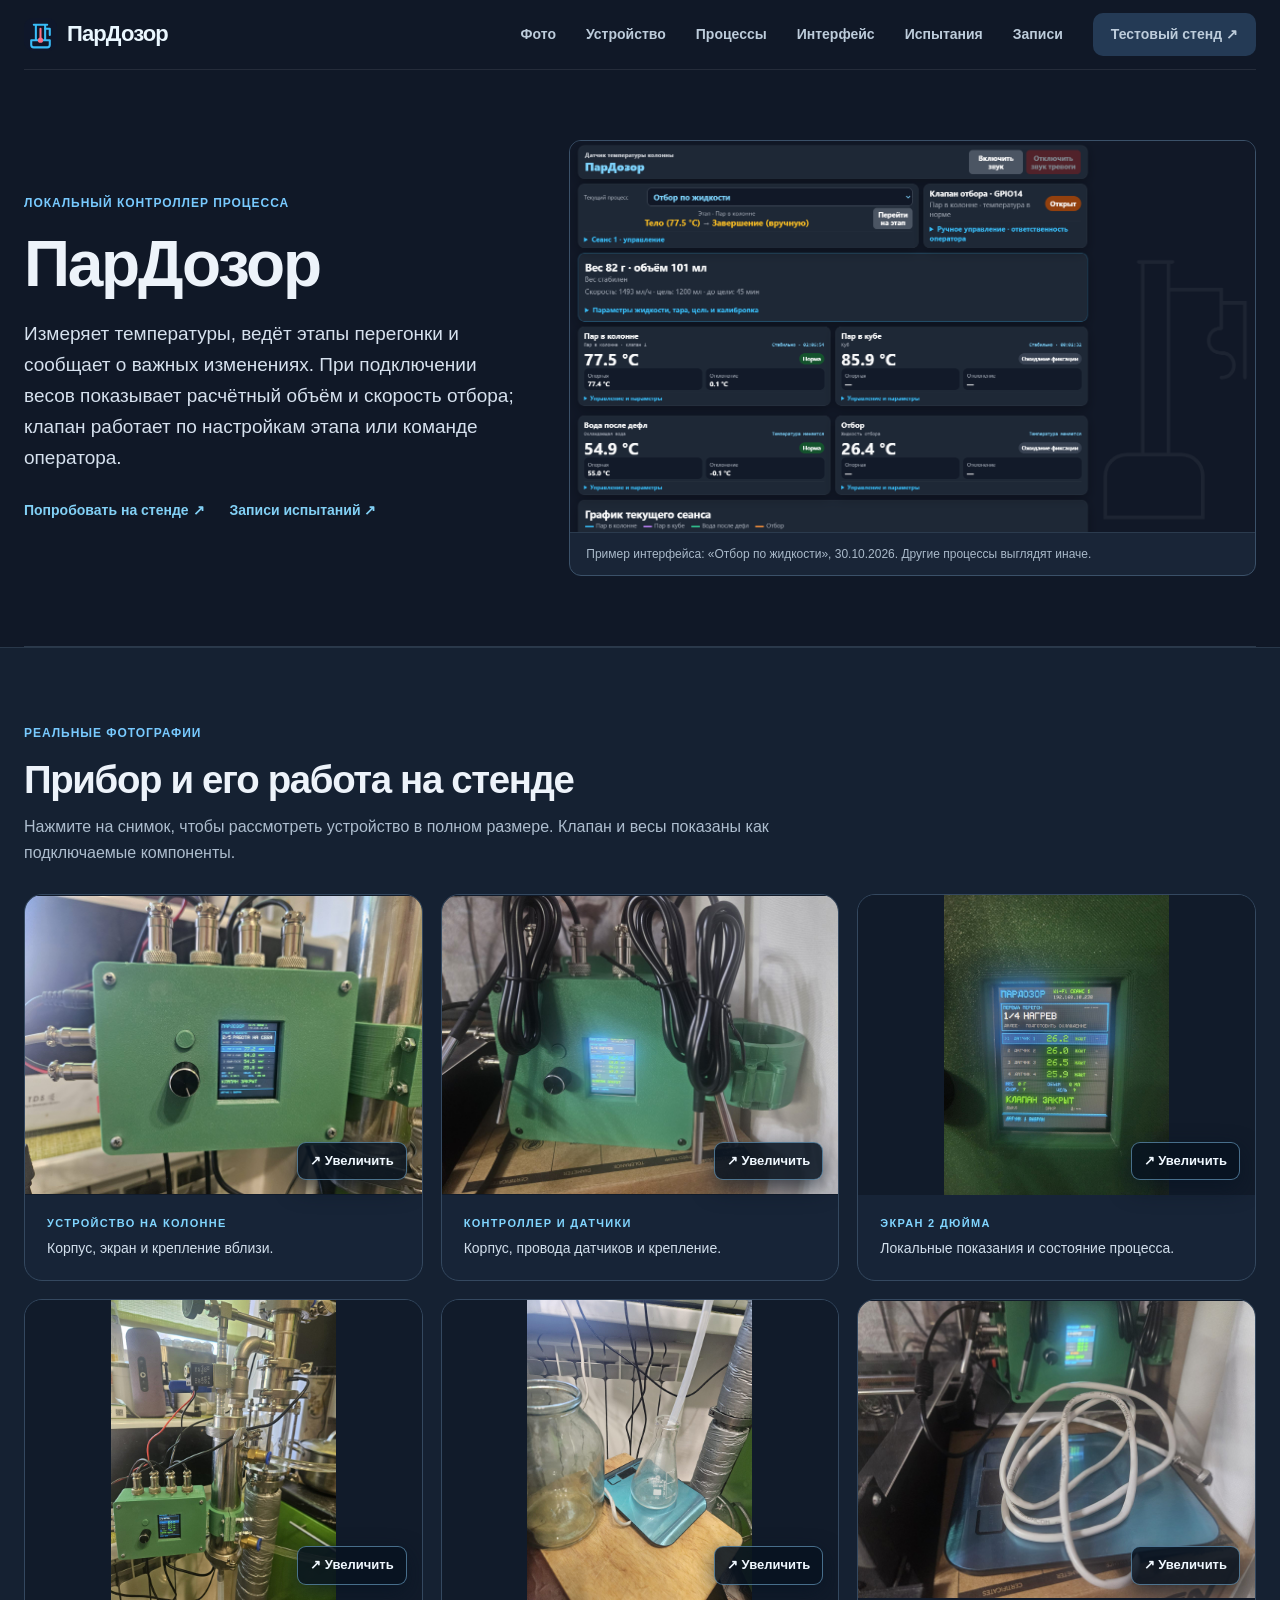
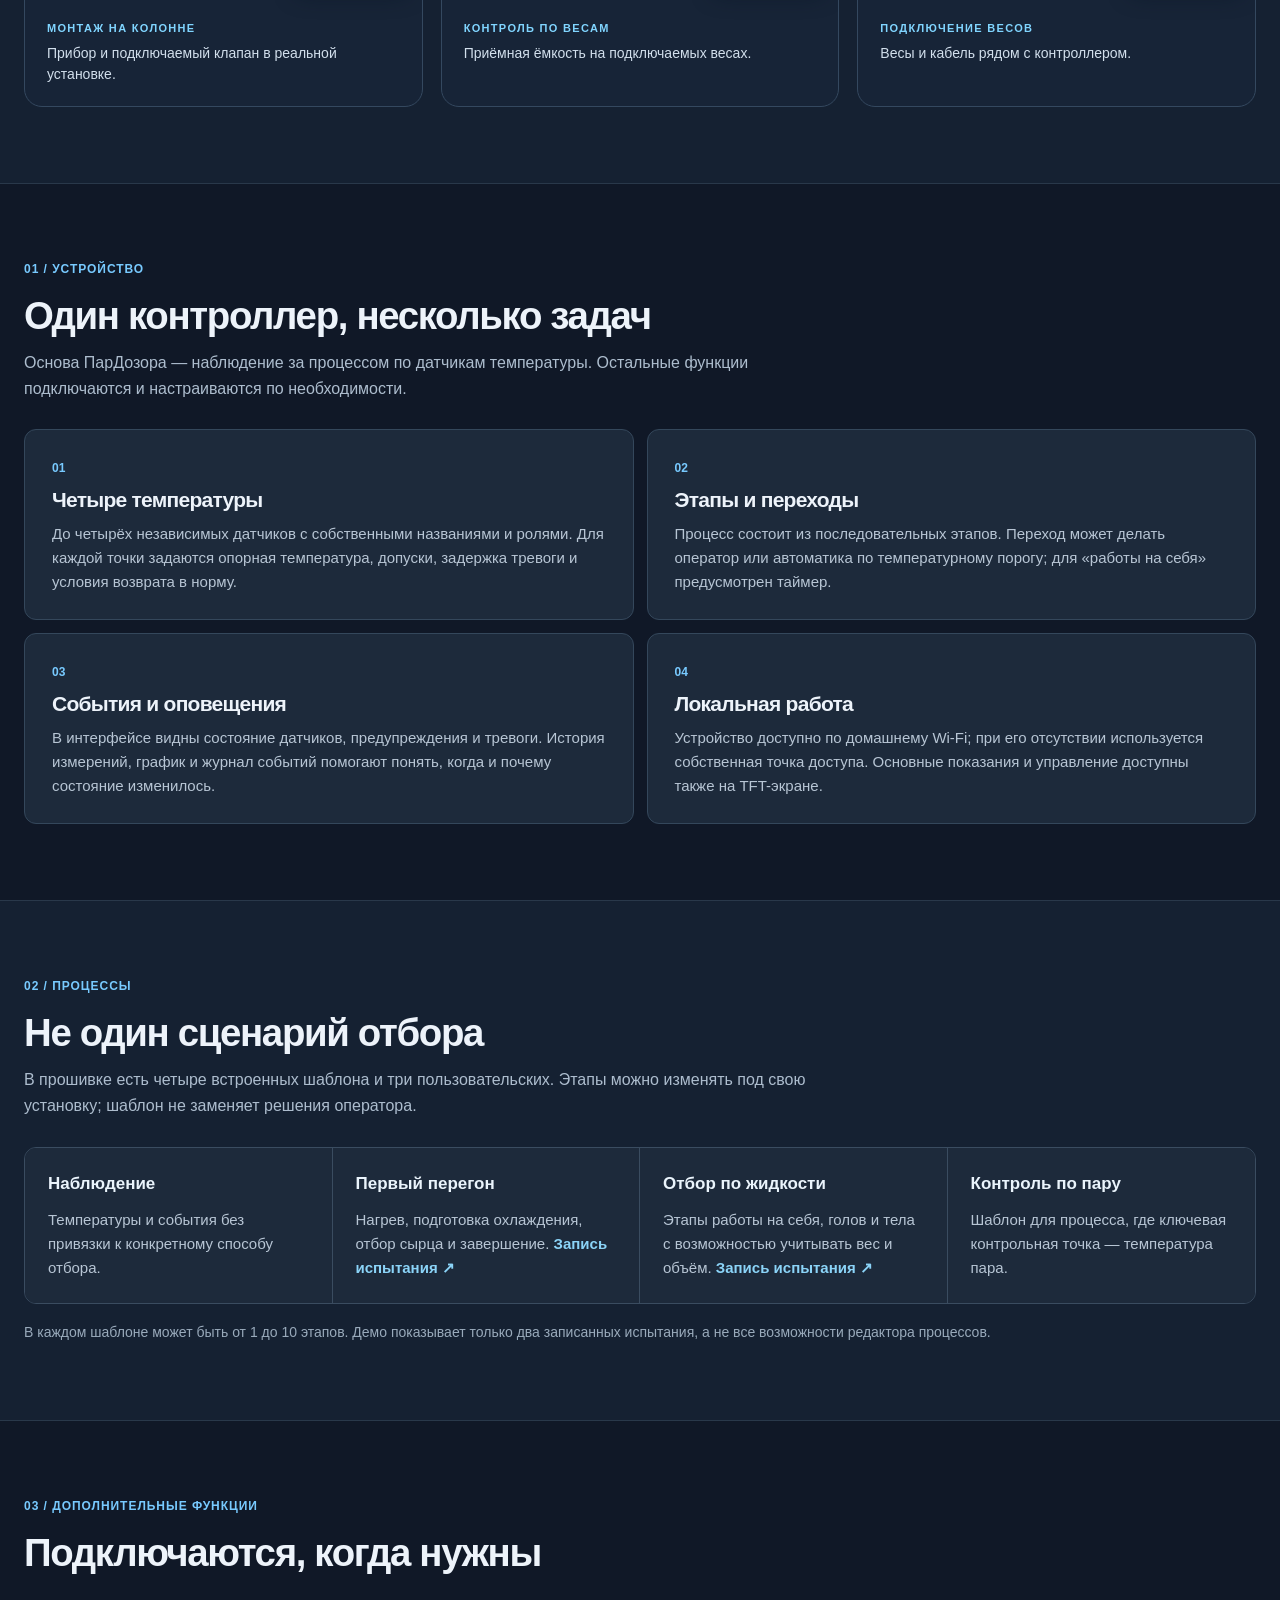
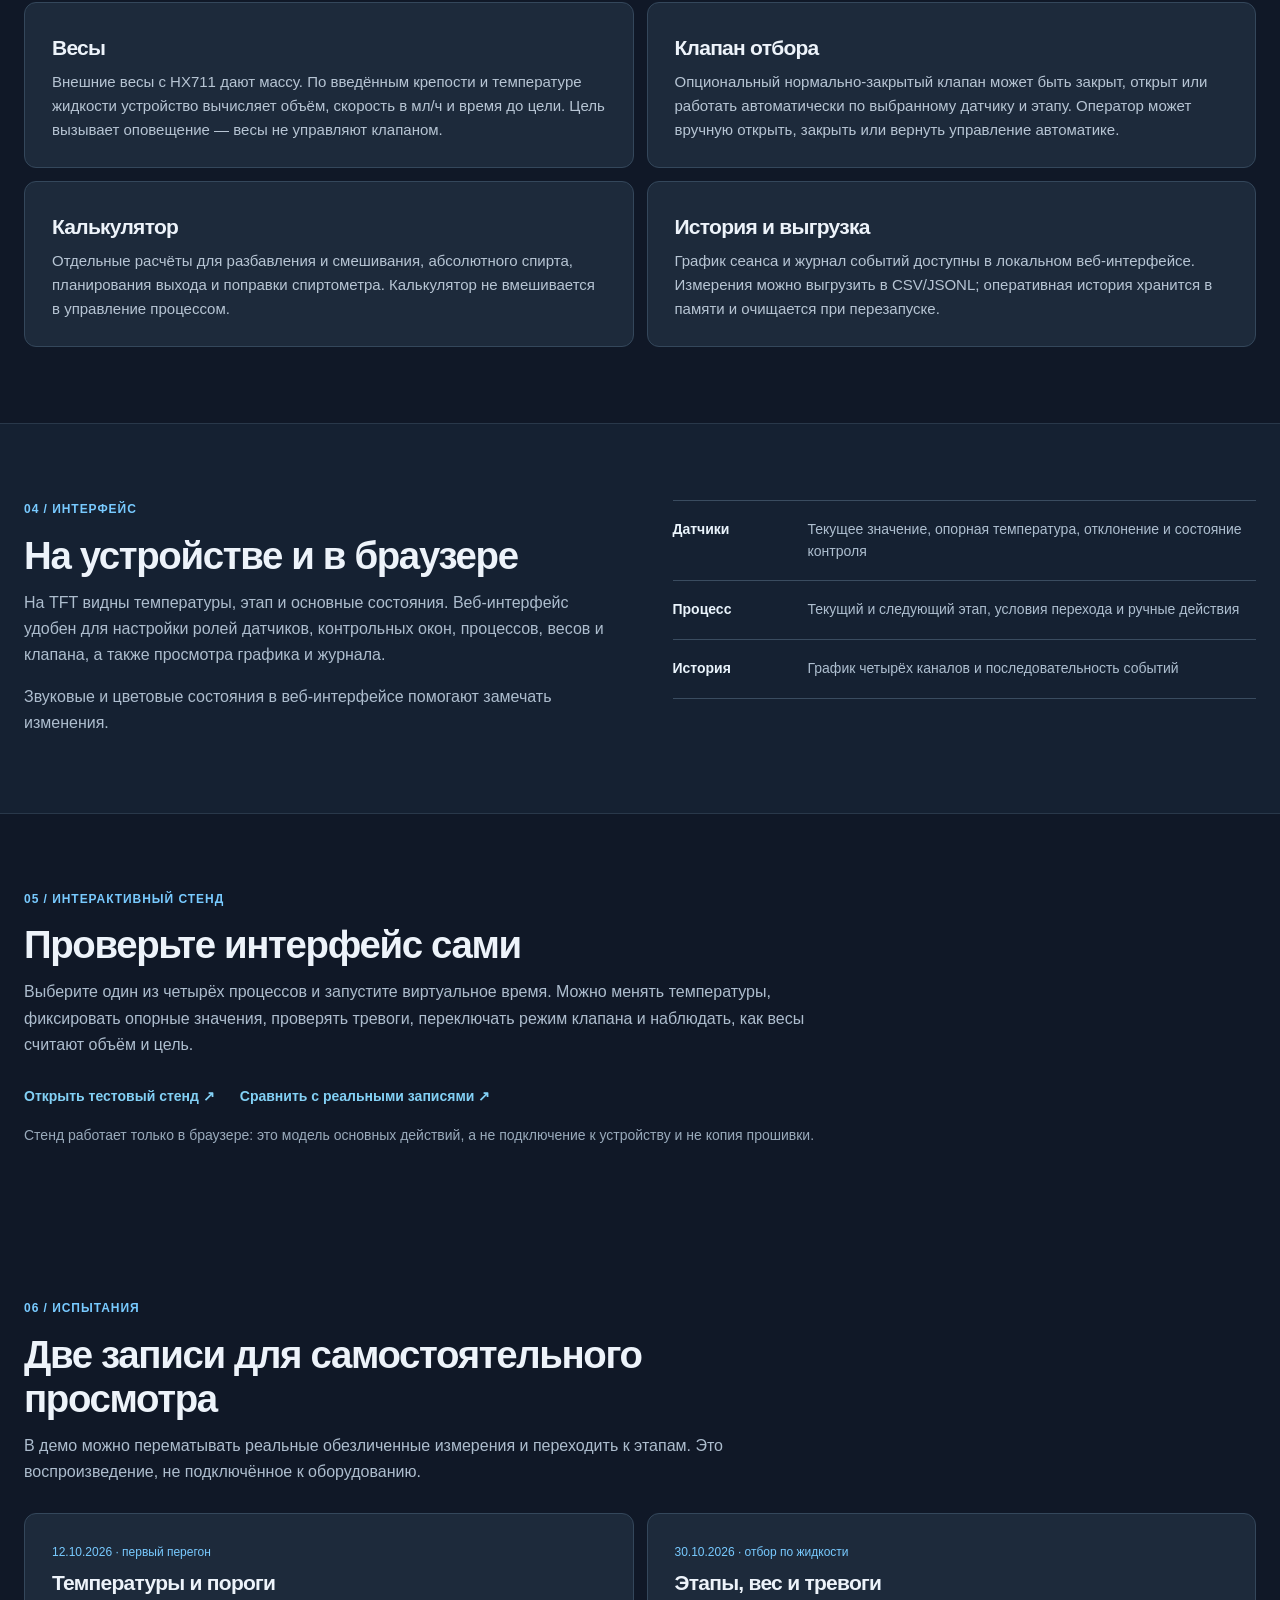
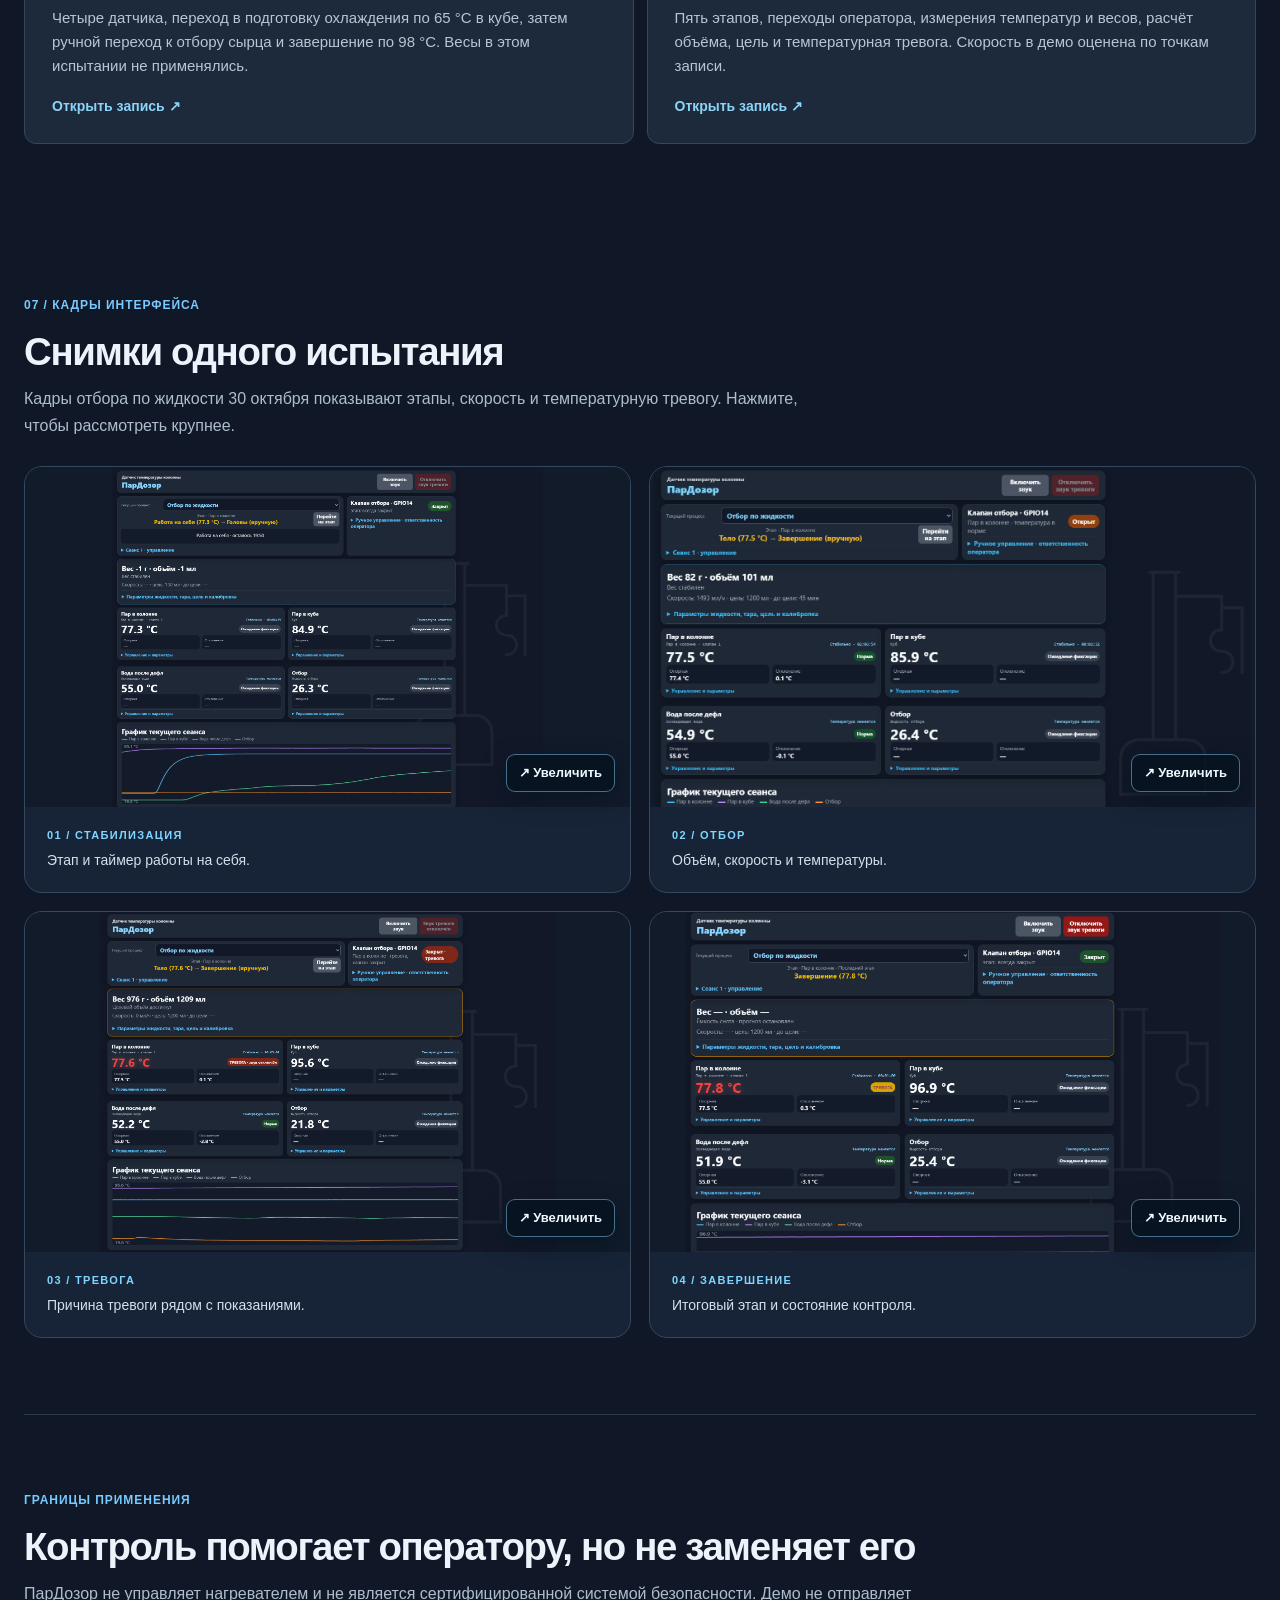
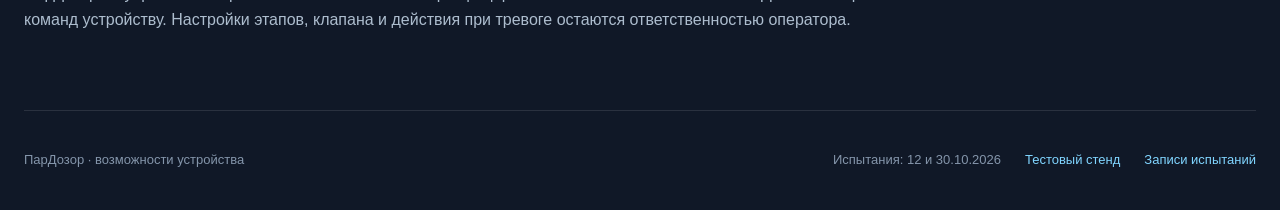
<file: index.html>
<!doctype html>
<html lang="ru">
<head>
  <meta charset="utf-8"><meta name="viewport" content="width=device-width, initial-scale=1">
  <meta name="theme-color" content="#101827">
  <link rel="icon" type="image/svg+xml" href="favicon.svg">
  <meta name="description" content="ПарДозор: четыре температуры, этапы процесса, опциональные весы и клапан. Описание устройства, реальные записи и интерактивный тестовый стенд.">
  <title>ПарДозор — устройство и испытания</title>
  <link rel="stylesheet" href="styles.css"><link rel="stylesheet" href="overview.css"><script src="gallery.js" defer></script>
</head>
<body class="overview-page">
  <header class="site-header"><a class="brand" href="index.html" aria-label="ПарДозор — главная"><img class="brand-icon" src="favicon.svg" width="33" height="33" alt=""><span>ПарДозор</span></a><nav class="site-nav" aria-label="Основная навигация"><a href="#photos">Фото</a><a href="#device">Устройство</a><a href="#processes">Процессы</a><a href="#interface">Интерфейс</a><a href="#tests">Испытания</a><a href="demo.html">Записи</a><a class="nav-demo" href="stand.html">Тестовый стенд ↗</a></nav></header>
  <main>
    <section class="overview-hero shell"><div><p class="overview-label">Локальный контроллер процесса</p><h1>ПарДозор</h1><p class="overview-lead">Измеряет температуры, ведёт этапы перегонки и сообщает о важных изменениях. При подключении весов показывает расчётный объём и скорость отбора; клапан работает по настройкам этапа или команде оператора.</p><div class="overview-links"><a href="stand.html">Попробовать на стенде ↗</a><a href="demo.html">Записи испытаний ↗</a></div></div><figure class="overview-hero-shot"><img src="assets/interface-body.png" alt="Веб-интерфейс во время отбора по жидкости: этап, вес, четыре температуры и график" width="1446" height="825" fetchpriority="high"><figcaption>Пример интерфейса: «Отбор по жидкости», 30.10.2026. Другие процессы выглядят иначе.</figcaption></figure></section>

    <section class="overview-section overview-muted" id="photos"><div class="shell"><div class="overview-heading"><span class="overview-label">Реальные фотографии</span><h2>Прибор и его работа на стенде</h2><p>Нажмите на снимок, чтобы рассмотреть устройство в полном размере. Клапан и весы показаны как подключаемые компоненты.</p></div><div class="capture-grid photo-grid">
      <figure><button class="capture-open" data-gallery="photos" data-full-src="assets/photos/controller-mounted.jpg" type="button" aria-label="Увеличить фото ПарДозора на колонне"><img loading="lazy" decoding="async" src="assets/photos/thumbs/controller-mounted.jpg" alt="Контроллер ПарДозор, закреплённый на металлической колонне" width="1600" height="1200"><span class="capture-hint" aria-hidden="true">↗ Увеличить</span></button><figcaption><span>Устройство на колонне</span>Корпус, экран и крепление вблизи.</figcaption></figure>
      <figure><button class="capture-open" data-gallery="photos" data-full-src="assets/photos/controller-with-probes.jpg" type="button" aria-label="Увеличить фото устройства с датчиками"><img loading="lazy" decoding="async" src="assets/photos/thumbs/controller-with-probes.jpg" alt="ПарДозор с подключёнными температурными датчиками и креплением" width="1600" height="1200"><span class="capture-hint" aria-hidden="true">↗ Увеличить</span></button><figcaption><span>Контроллер и датчики</span>Корпус, провода датчиков и крепление.</figcaption></figure>
      <figure><button class="capture-open" data-gallery="photos" data-full-src="assets/photos/display-closeup.jpg" type="button" aria-label="Увеличить фото экрана"><img loading="lazy" decoding="async" src="assets/photos/thumbs/display-closeup.jpg" alt="Крупный план экрана ПарДозора с этапом первого перегона и показаниями датчиков" width="1200" height="1600"><span class="capture-hint" aria-hidden="true">↗ Увеличить</span></button><figcaption><span>Экран 2 дюйма</span>Локальные показания и состояние процесса.</figcaption></figure>
      <figure><button class="capture-open" data-gallery="photos" data-full-src="assets/photos/installation-with-valve.jpg" type="button" aria-label="Увеличить фото установки на колонне"><img loading="lazy" decoding="async" src="assets/photos/thumbs/installation-with-valve.jpg" alt="ПарДозор на колонне рядом с клапаном отбора" width="1200" height="1600"><span class="capture-hint" aria-hidden="true">↗ Увеличить</span></button><figcaption><span>Монтаж на колонне</span>Прибор и подключаемый клапан в реальной установке.</figcaption></figure>
      <figure><button class="capture-open" data-gallery="photos" data-full-src="assets/photos/collection-on-scale.jpg" type="button" aria-label="Увеличить фото ёмкости на весах"><img loading="lazy" decoding="async" src="assets/photos/thumbs/collection-on-scale.jpg" alt="Приёмная колба на электронных весах под трубкой отбора" width="1200" height="1600"><span class="capture-hint" aria-hidden="true">↗ Увеличить</span></button><figcaption><span>Контроль по весам</span>Приёмная ёмкость на подключаемых весах.</figcaption></figure>
      <figure><button class="capture-open" data-gallery="photos" data-full-src="assets/photos/scale-connection.jpg" type="button" aria-label="Увеличить фото кабеля весов"><img loading="lazy" decoding="async" src="assets/photos/thumbs/scale-connection.jpg" alt="Электронные весы, соединительный кабель и контроллер на стенде" width="1600" height="1200"><span class="capture-hint" aria-hidden="true">↗ Увеличить</span></button><figcaption><span>Подключение весов</span>Весы и кабель рядом с контроллером.</figcaption></figure>
    </div></div></section>

    <section class="overview-section shell" id="device"><div class="overview-heading"><span class="overview-label">01 / Устройство</span><h2>Один контроллер, несколько задач</h2><p>Основа ПарДозора — наблюдение за процессом по датчикам температуры. Остальные функции подключаются и настраиваются по необходимости.</p></div><div class="overview-grid">
      <article class="overview-card"><span class="overview-num">01</span><h3>Четыре температуры</h3><p>До четырёх независимых датчиков с собственными названиями и ролями. Для каждой точки задаются опорная температура, допуски, задержка тревоги и условия возврата в норму.</p></article>
      <article class="overview-card"><span class="overview-num">02</span><h3>Этапы и переходы</h3><p>Процесс состоит из последовательных этапов. Переход может делать оператор или автоматика по температурному порогу; для «работы на себя» предусмотрен таймер.</p></article>
      <article class="overview-card"><span class="overview-num">03</span><h3>События и оповещения</h3><p>В интерфейсе видны состояние датчиков, предупреждения и тревоги. История измерений, график и журнал событий помогают понять, когда и почему состояние изменилось.</p></article>
      <article class="overview-card"><span class="overview-num">04</span><h3>Локальная работа</h3><p>Устройство доступно по домашнему Wi‑Fi; при его отсутствии используется собственная точка доступа. Основные показания и управление доступны также на TFT-экране.</p></article>
    </div></section>

    <section class="overview-section overview-muted" id="processes"><div class="shell"><div class="overview-heading"><span class="overview-label">02 / Процессы</span><h2>Не один сценарий отбора</h2><p>В прошивке есть четыре встроенных шаблона и три пользовательских. Этапы можно изменять под свою установку; шаблон не заменяет решения оператора.</p></div><div class="overview-processes">
      <article><b>Наблюдение</b><p>Температуры и события без привязки к конкретному способу отбора.</p></article>
      <article><b>Первый перегон</b><p>Нагрев, подготовка охлаждения, отбор сырца и завершение. <a href="demo.html?scenario=first">Запись испытания ↗</a></p></article>
      <article><b>Отбор по жидкости</b><p>Этапы работы на себя, голов и тела с возможностью учитывать вес и объём. <a href="demo.html?scenario=liquid">Запись испытания ↗</a></p></article>
      <article><b>Контроль по пару</b><p>Шаблон для процесса, где ключевая контрольная точка — температура пара.</p></article>
    </div><p class="overview-note">В каждом шаблоне может быть от 1 до 10 этапов. Демо показывает только два записанных испытания, а не все возможности редактора процессов.</p></div></section>

    <section class="overview-section shell" id="modules"><div class="overview-heading"><span class="overview-label">03 / Дополнительные функции</span><h2>Подключаются, когда нужны</h2></div><div class="overview-grid">
      <article class="overview-card"><h3>Весы</h3><p>Внешние весы с HX711 дают массу. По введённым крепости и температуре жидкости устройство вычисляет объём, скорость в мл/ч и время до цели. Цель вызывает оповещение — весы не управляют клапаном.</p></article>
      <article class="overview-card"><h3>Клапан отбора</h3><p>Опциональный нормально-закрытый клапан может быть закрыт, открыт или работать автоматически по выбранному датчику и этапу. Оператор может вручную открыть, закрыть или вернуть управление автоматике.</p></article>
      <article class="overview-card"><h3>Калькулятор</h3><p>Отдельные расчёты для разбавления и смешивания, абсолютного спирта, планирования выхода и поправки спиртометра. Калькулятор не вмешивается в управление процессом.</p></article>
      <article class="overview-card"><h3>История и выгрузка</h3><p>График сеанса и журнал событий доступны в локальном веб-интерфейсе. Измерения можно выгрузить в CSV/JSONL; оперативная история хранится в памяти и очищается при перезапуске.</p></article>
    </div></section>

    <section class="overview-section overview-muted" id="interface"><div class="shell overview-interface"><div><span class="overview-label">04 / Интерфейс</span><h2>На устройстве и в браузере</h2><p>На TFT видны температуры, этап и основные состояния. Веб-интерфейс удобен для настройки ролей датчиков, контрольных окон, процессов, весов и клапана, а также просмотра графика и журнала.</p><p>Звуковые и цветовые состояния в веб-интерфейсе помогают замечать изменения.</p></div><div class="overview-interface-list"><div><strong>Датчики</strong><span>Текущее значение, опорная температура, отклонение и состояние контроля</span></div><div><strong>Процесс</strong><span>Текущий и следующий этап, условия перехода и ручные действия</span></div><div><strong>История</strong><span>График четырёх каналов и последовательность событий</span></div></div></div></section>

    <section class="overview-section shell" id="try"><div class="overview-heading"><span class="overview-label">05 / Интерактивный стенд</span><h2>Проверьте интерфейс сами</h2><p>Выберите один из четырёх процессов и запустите виртуальное время. Можно менять температуры, фиксировать опорные значения, проверять тревоги, переключать режим клапана и наблюдать, как весы считают объём и цель.</p></div><div class="overview-links"><a href="stand.html">Открыть тестовый стенд ↗</a><a href="demo.html">Сравнить с реальными записями ↗</a></div><p class="overview-note">Стенд работает только в браузере: это модель основных действий, а не подключение к устройству и не копия прошивки.</p></section>

    <section class="overview-section shell" id="tests"><div class="overview-heading"><span class="overview-label">06 / Испытания</span><h2>Две записи для самостоятельного просмотра</h2><p>В демо можно перематывать реальные обезличенные измерения и переходить к этапам. Это воспроизведение, не подключённое к оборудованию.</p></div><div class="overview-grid">
      <article class="overview-card overview-test"><span>12.10.2026 · первый перегон</span><h3>Температуры и пороги</h3><p>Четыре датчика, переход в подготовку охлаждения по 65 °C в кубе, затем ручной переход к отбору сырца и завершение по 98 °C. Весы в этом испытании не применялись.</p><a href="demo.html?scenario=first">Открыть запись ↗</a></article>
      <article class="overview-card overview-test"><span>30.10.2026 · отбор по жидкости</span><h3>Этапы, вес и тревоги</h3><p>Пять этапов, переходы оператора, измерения температур и весов, расчёт объёма, цель и температурная тревога. Скорость в демо оценена по точкам записи.</p><a href="demo.html?scenario=liquid">Открыть запись ↗</a></article>
    </div></section>

    <section class="overview-section shell" id="evidence"><div class="overview-heading"><span class="overview-label">07 / Кадры интерфейса</span><h2>Снимки одного испытания</h2><p>Кадры отбора по жидкости 30 октября показывают этапы, скорость и температурную тревогу. Нажмите, чтобы рассмотреть крупнее.</p></div><div class="capture-grid">
      <figure><button class="capture-open" type="button" aria-label="Увеличить кадр: стабилизация"><img loading="lazy" src="assets/interface-self-reflux.png" alt="Этап работы на себя и таймер" width="1712" height="1349"><span class="capture-hint" aria-hidden="true">↗ Увеличить</span></button><figcaption><span>01 / Стабилизация</span>Этап и таймер работы на себя.</figcaption></figure>
      <figure><button class="capture-open" type="button" aria-label="Увеличить кадр: отбор"><img loading="lazy" src="assets/interface-body.png" alt="Отбор тела со скоростью и оценкой времени до цели" width="1446" height="825"><span class="capture-hint" aria-hidden="true">↗ Увеличить</span></button><figcaption><span>02 / Отбор</span>Объём, скорость и температуры.</figcaption></figure>
      <figure><button class="capture-open" type="button" aria-label="Увеличить кадр: тревога"><img loading="lazy" src="assets/interface-alarm.png" alt="Тревога по температуре и достигнутая цель по объёму" width="1731" height="1289"><span class="capture-hint" aria-hidden="true">↗ Увеличить</span></button><figcaption><span>03 / Тревога</span>Причина тревоги рядом с показаниями.</figcaption></figure>
      <figure><button class="capture-open" type="button" aria-label="Увеличить кадр: завершение"><img loading="lazy" src="assets/interface-finish.png" alt="Завершение сеанса, состояние температур и весов" width="1699" height="1081"><span class="capture-hint" aria-hidden="true">↗ Увеличить</span></button><figcaption><span>04 / Завершение</span>Итоговый этап и состояние контроля.</figcaption></figure>
    </div></section>
    <dialog id="capture-dialog" class="capture-dialog" aria-label="Просмотр кадров стендового теста"><div class="capture-dialog-layout"><div class="capture-dialog-toolbar"><span id="capture-counter" aria-live="polite">Кадр 1 из 4</span><div class="capture-dialog-actions"><button id="capture-zoom" type="button" aria-label="Показать изображение в исходном размере">Масштаб 1:1</button><a id="capture-original" href="#" target="_blank" rel="noopener noreferrer">Открыть оригинал ↗</a><button id="capture-close" type="button" aria-label="Закрыть просмотр">✕</button></div></div><div class="capture-dialog-main"><button id="capture-prev" class="capture-arrow" type="button" aria-label="Предыдущий кадр">‹</button><div id="capture-viewport" class="capture-viewport"><img id="capture-large" alt=""></div><button id="capture-next" class="capture-arrow" type="button" aria-label="Следующий кадр">›</button></div><div id="capture-caption" class="capture-dialog-caption"></div></div></dialog>
    <section class="overview-section overview-limits shell" id="limits"><span class="overview-label">Границы применения</span><h2>Контроль помогает оператору, но не заменяет его</h2><p>ПарДозор не управляет нагревателем и не является сертифицированной системой безопасности. Демо не отправляет команд устройству. Настройки этапов, клапана и действия при тревоге остаются ответственностью оператора.</p></section>
  </main>
  <footer class="site-footer shell"><span>ПарДозор · возможности устройства</span><span>Испытания: 12 и 30.10.2026</span><a href="stand.html">Тестовый стенд</a><a href="demo.html">Записи испытаний</a></footer>
</body>
</html>
</file>
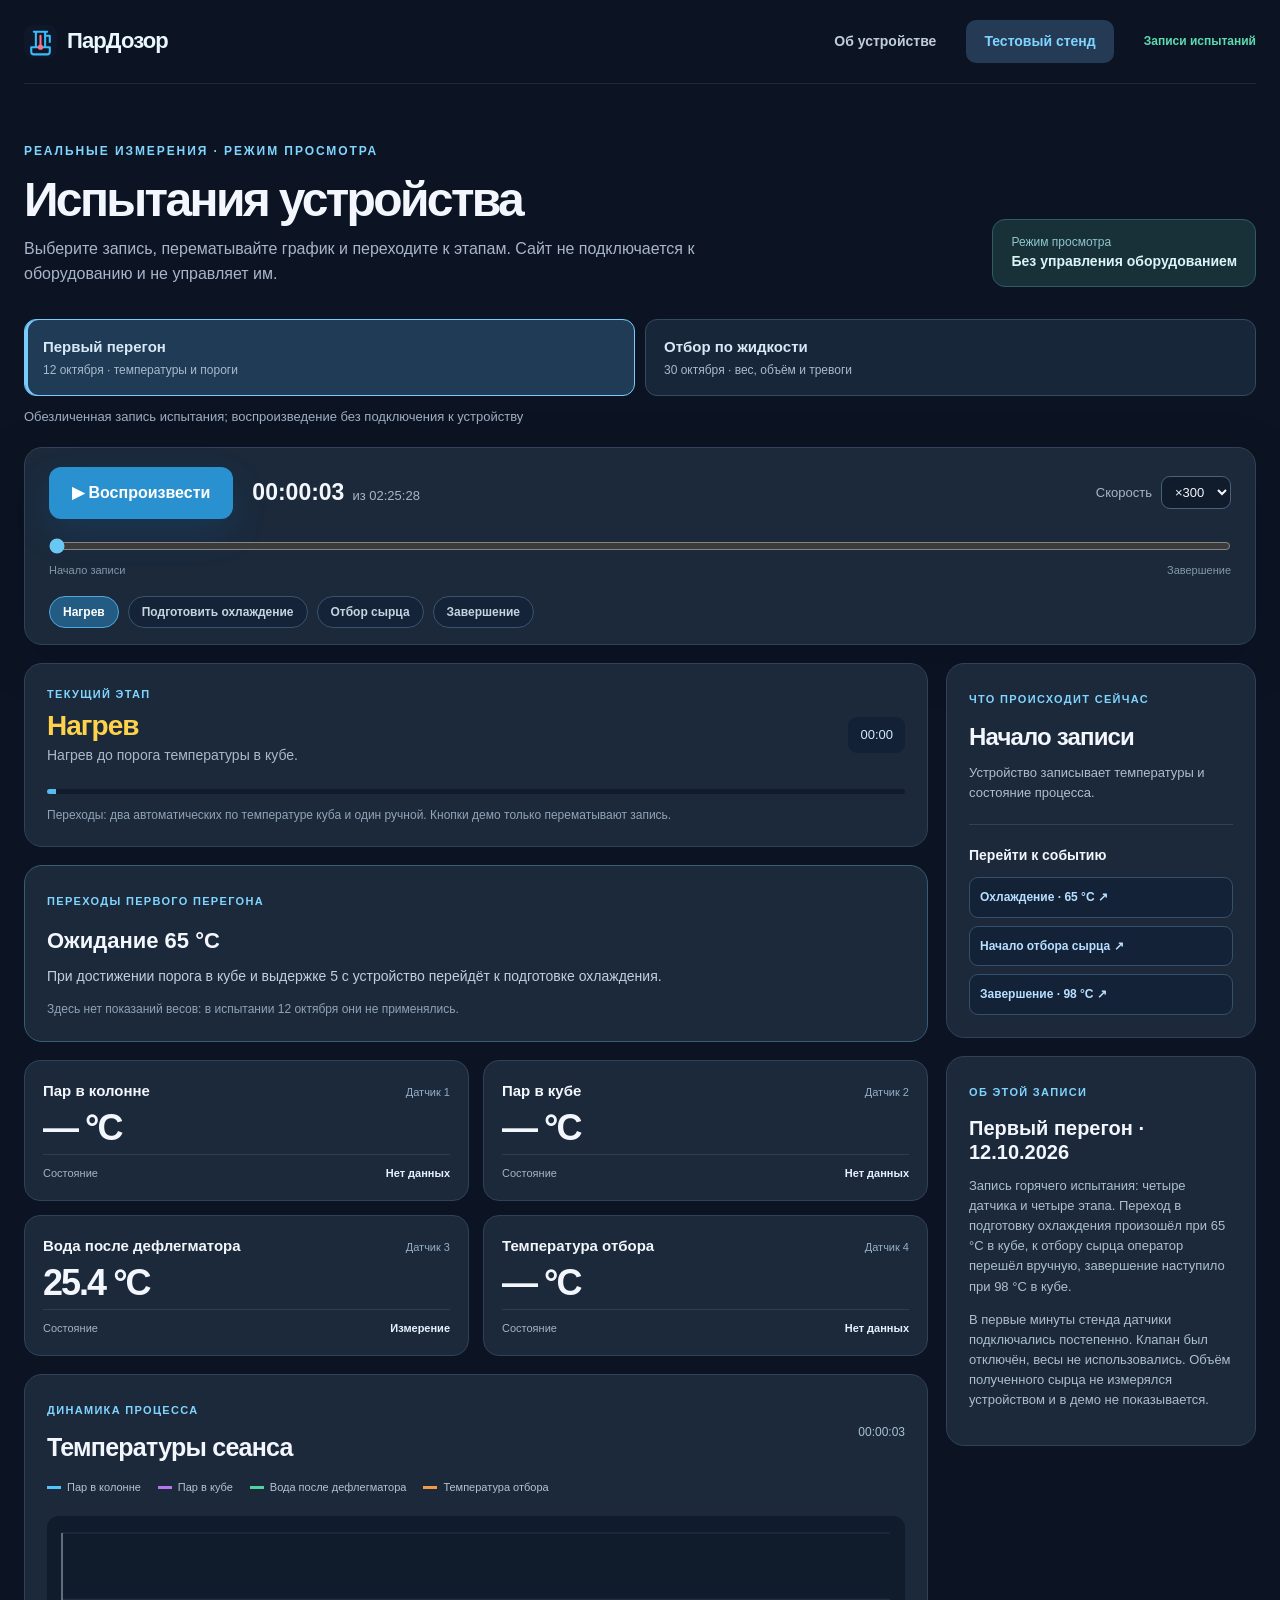
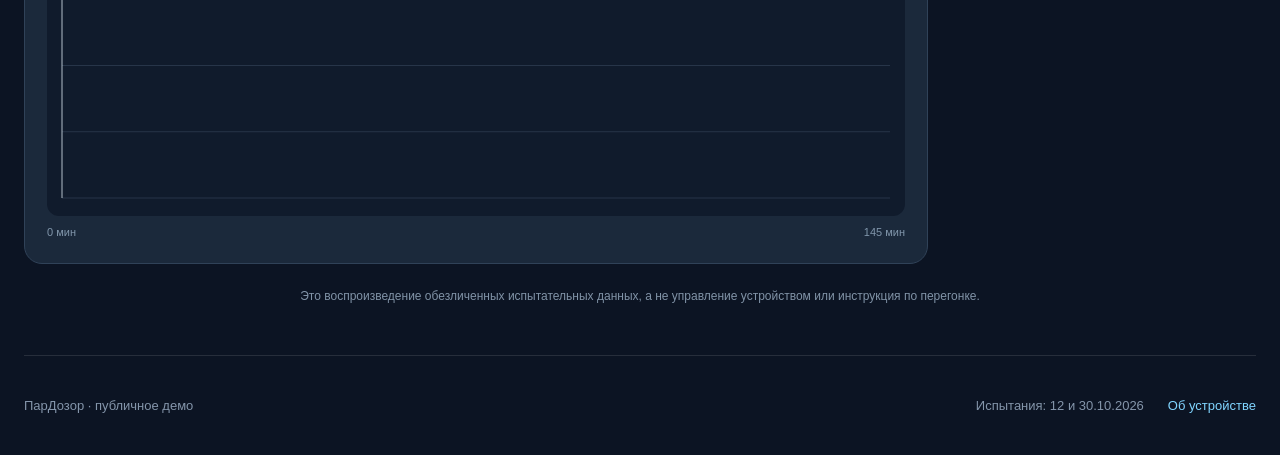
<file: demo.html>
<!doctype html>
<html lang="ru">
<head><meta charset="utf-8"><meta name="viewport" content="width=device-width, initial-scale=1"><meta name="theme-color" content="#0c1423"><meta name="description" content="Две записи реальных испытаний ПарДозора: первый перегон и отбор по жидкости."><title>Записи испытаний — ПарДозор</title><link rel="icon" type="image/svg+xml" href="favicon.svg"><link rel="stylesheet" href="styles.css"><link rel="stylesheet" href="demo-extended.css"><script src="demo.js" defer></script></head>
<body class="demo-page">
  <header class="site-header"><a class="brand" href="index.html"><img class="brand-icon" src="favicon.svg" width="33" height="33" alt=""><span>ПарДозор</span></a><nav class="site-nav" aria-label="Основная навигация"><a href="index.html">Об устройстве</a><a class="nav-demo" href="stand.html">Тестовый стенд</a><span class="demo-label">Записи испытаний</span></nav></header>
  <main class="demo-shell shell">
    <div class="demo-intro"><div><span class="eyebrow">Реальные измерения · режим просмотра</span><h1>Испытания устройства</h1><p>Выберите запись, перематывайте график и переходите к этапам. Сайт не подключается к оборудованию и не управляет им.</p></div><div class="demo-safety">Режим просмотра <strong>Без управления оборудованием</strong></div></div>
    <div class="scenario-select" role="group" aria-label="Выбрать запись испытания"><button type="button" data-scenario="first" aria-pressed="true"><strong>Первый перегон</strong><small>12 октября · температуры и пороги</small></button><button type="button" data-scenario="liquid" aria-pressed="false"><strong>Отбор по жидкости</strong><small>30 октября · вес, объём и тревоги</small></button></div>
    <p class="scenario-source" id="scenario-source">Загрузка записи…</p>
    <section class="player" aria-label="Управление воспроизведением"><div class="player-main"><button class="button primary play-button" id="play" type="button" aria-label="Начать воспроизведение">▶ Воспроизвести</button><div class="player-time"><strong id="clock">00:00:00</strong><span id="duration">из —</span></div><label class="speed-control">Скорость <select id="speed"><option value="60">×60</option><option value="300" selected>×300</option><option value="900">×900</option></select></label></div><input id="seek" type="range" min="0" max="100" value="0" aria-label="Положение записи"><div class="timeline-ends"><span>Начало записи</span><span>Завершение</span></div><div class="chapter-row" id="chapters" aria-label="Перейти к этапу"></div></section>
    <div class="demo-layout"><div class="demo-primary">
      <section class="process-card panel"><div class="panel-kicker">Текущий этап</div><div class="process-line"><div><h2 id="stage">Загрузка данных…</h2><p id="stage-note">—</p></div><span id="stage-time" class="elapsed-pill">00:00</span></div><div class="process-progress"><span id="stage-progress"></span></div><p class="demo-caption" id="process-caption"></p></section>
      <section class="transition-card panel" id="transition-card" hidden><span class="panel-kicker">Переходы первого перегона</span><h2 id="transition-title">—</h2><p id="transition-detail">—</p><p class="demo-caption">Здесь нет показаний весов: в испытании 12 октября они не применялись.</p></section>
      <section class="weight-card panel" id="weight-card" hidden><div class="section-card-heading"><div><span class="panel-kicker">Отбор по весам</span><h2 id="weight-value">— г <span>·</span> — мл</h2></div><span class="status-badge" id="weight-status">Ожидание</span></div><div class="weight-stats"><div><small>Оценка скорости</small><strong id="rate">—</strong></div><div><small>Цель этапа</small><strong id="target">—</strong></div><div><small>До цели</small><strong id="eta">—</strong></div></div><p class="demo-caption" id="weight-note">Показания появятся на этапе отбора.</p></section>
      <section class="sensor-grid" id="sensor-grid" aria-label="Температуры"></section>
      <section class="chart-panel panel"><div class="section-card-heading"><div><span class="panel-kicker">Динамика процесса</span><h2>Температуры сеанса</h2></div><span class="chart-time" id="chart-time">00:00:00</span></div><div class="chart-legend" id="chart-legend"></div><div class="chart-wrap"><canvas id="chart" aria-label="График четырёх температур до выбранного времени" role="img"></canvas></div><div class="chart-scale"><span>0 мин</span><span id="chart-end">—</span></div></section>
    </div><aside class="demo-aside"><section class="panel event-panel"><span class="panel-kicker">Что происходит сейчас</span><h2 id="event-title">Начало записи</h2><p id="event-detail">—</p><div class="event-divider"></div><h3>Перейти к событию</h3><div class="event-actions" id="event-actions"></div></section><section class="panel context-panel"><span class="panel-kicker">Об этой записи</span><h2 id="context-title">—</h2><p id="context-copy">—</p><p id="context-extra">—</p><a href="index.html#evidence" class="inline-link" id="context-gallery" hidden>Кадры отбора по жидкости ↗</a></section></aside></div>
    <div class="demo-footnote">Это воспроизведение обезличенных испытательных данных, а не управление устройством или инструкция по перегонке.</div>
  </main><footer class="site-footer shell"><span>ПарДозор · публичное демо</span><span>Испытания: 12 и 30.10.2026</span><a href="index.html">Об устройстве</a></footer>
</body></html>
</file>
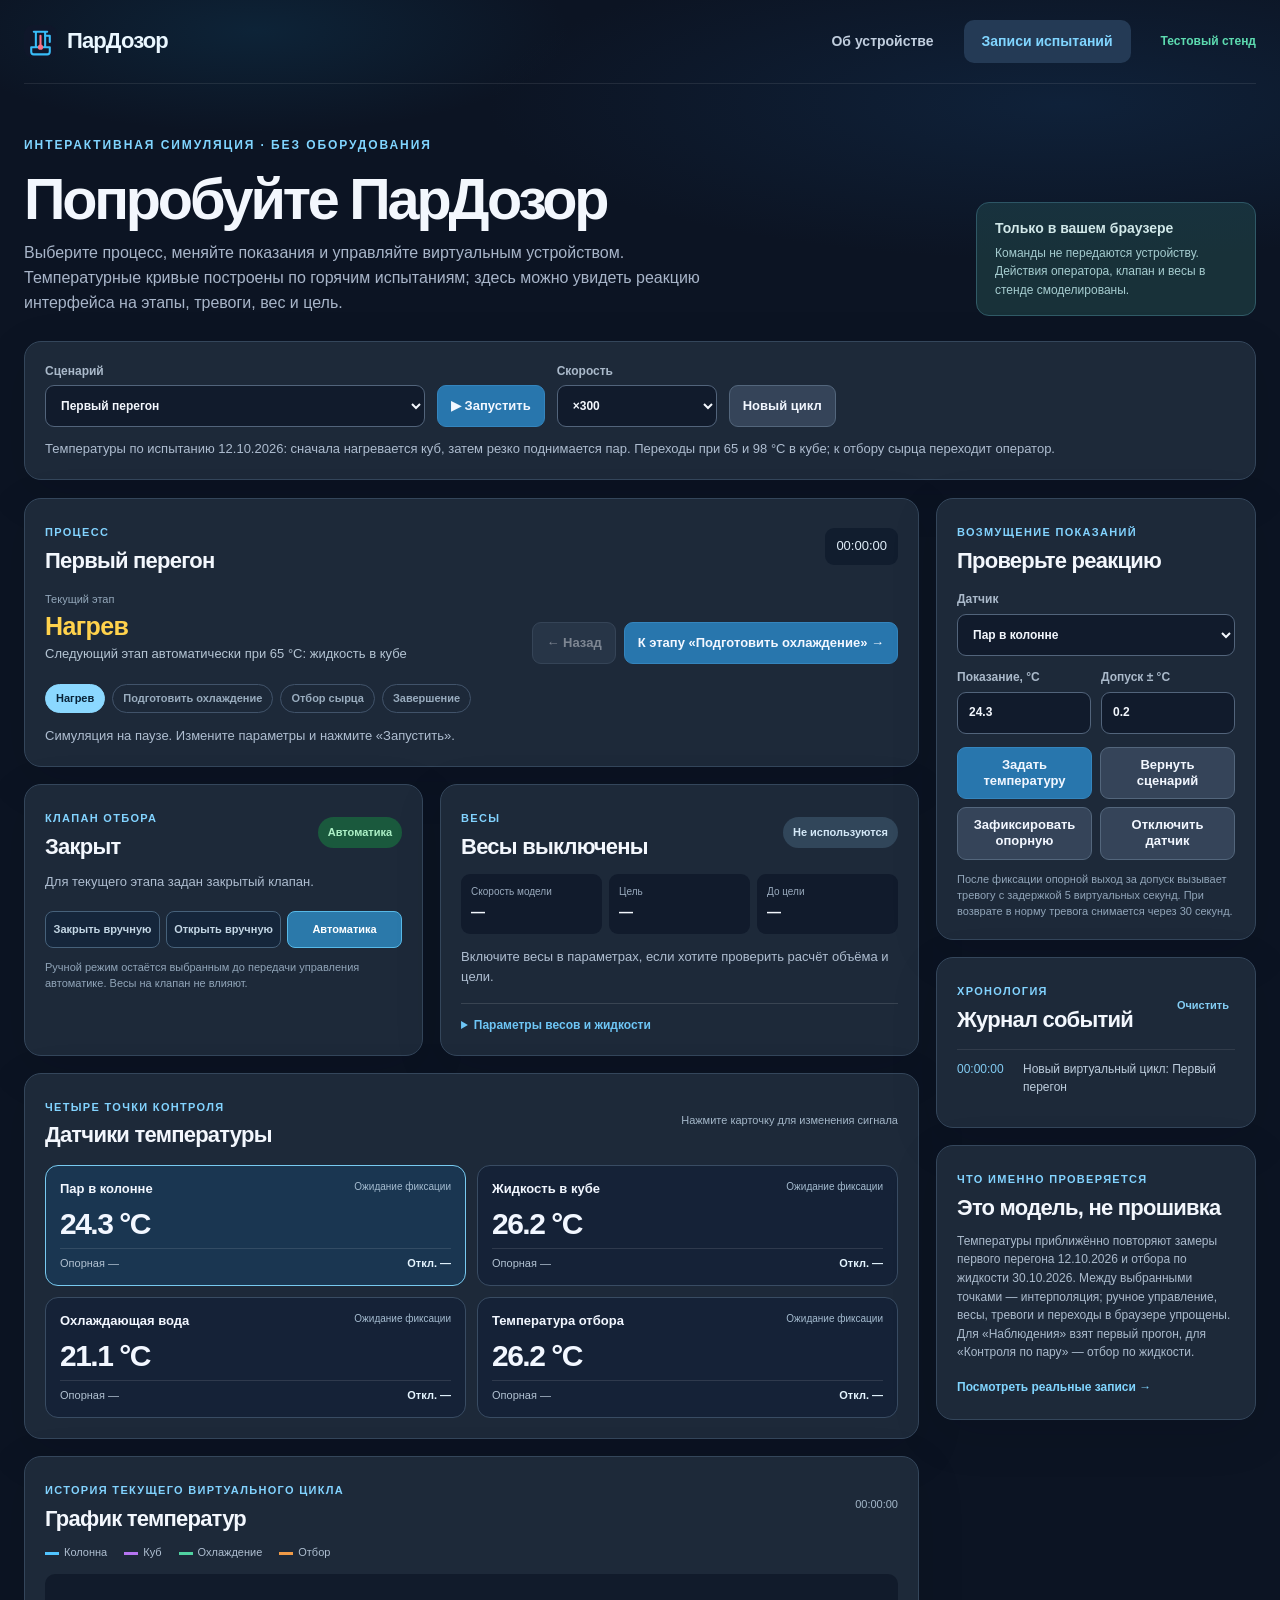
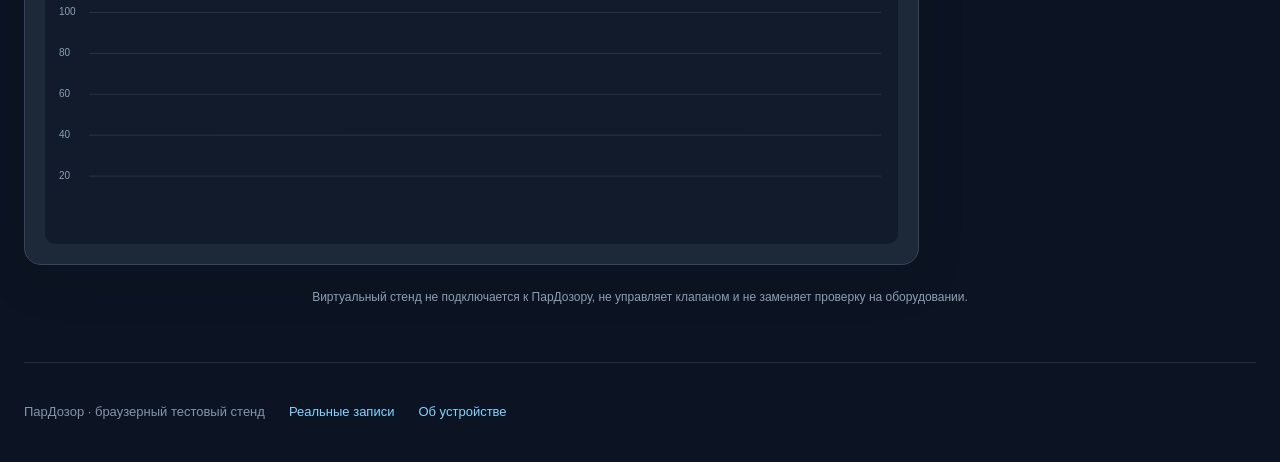
<file: stand.html>
<!doctype html>
<html lang="ru">
<head>
  <meta charset="utf-8">
  <meta name="viewport" content="width=device-width, initial-scale=1">
  <meta name="theme-color" content="#101827">
  <meta name="description" content="Интерактивный виртуальный стенд ПарДозора: процессы, датчики, весы, клапан и тревоги без подключения к оборудованию.">
  <title>Виртуальный стенд — ПарДозор</title>
  <link rel="icon" type="image/svg+xml" href="favicon.svg">
  <link rel="stylesheet" href="styles.css">
  <link rel="stylesheet" href="stand.css">
  <script src="stand.js" defer></script>
</head>
<body class="stand-page">
  <header class="site-header"><a class="brand" href="index.html"><img class="brand-icon" src="favicon.svg" width="33" height="33" alt=""><span>ПарДозор</span></a><nav class="site-nav" aria-label="Основная навигация"><a href="index.html">Об устройстве</a><a class="nav-demo" href="demo.html">Записи испытаний</a><span class="stand-nav-current">Тестовый стенд</span></nav></header>
  <main class="shell stand-shell">
    <div class="stand-intro"><div><span class="eyebrow">Интерактивная симуляция · без оборудования</span><h1>Попробуйте ПарДозор</h1><p>Выберите процесс, меняйте показания и управляйте виртуальным устройством. Температурные кривые построены по горячим испытаниям; здесь можно увидеть реакцию интерфейса на этапы, тревоги, вес и цель.</p></div><div class="stand-isolation"><strong>Только в вашем браузере</strong><span>Команды не передаются устройству. Действия оператора, клапан и весы в стенде смоделированы.</span></div></div>

    <section class="stand-toolbar stand-panel" aria-label="Управление виртуальным стендом">
      <div class="stand-toolbar-main"><label>Сценарий <select id="scenario"><option value="first">Первый перегон</option><option value="liquid">Отбор по жидкости</option><option value="vapor">Контроль по пару</option><option value="observe">Наблюдение</option></select></label><button id="run" class="stand-button stand-primary" type="button">▶ Запустить</button><label>Скорость <select id="speed"><option value="1">×1</option><option value="60">×60</option><option value="300" selected>×300</option><option value="600">×600</option></select></label><button id="reset" class="stand-button stand-quiet" type="button">Новый цикл</button></div>
      <p class="stand-toolbar-note" id="scenario-description">—</p><p class="stand-feedback" id="feedback" role="status" aria-live="polite" hidden></p>
    </section>

    <div class="stand-layout"><div class="stand-main">
      <section class="stand-panel stand-process"><div class="stand-card-heading"><div><span class="stand-kicker">Процесс</span><h2 id="process-name">Первый перегон</h2></div><span class="stand-clock" id="clock">00:00:00</span></div><div class="stand-stage-line"><div><small>Текущий этап</small><strong id="stage-name">Нагрев</strong><span id="stage-hint">—</span></div><div class="stand-stage-buttons"><button id="prev-stage" class="stand-button stand-quiet" type="button">← Назад</button><button id="next-stage" class="stand-button stand-primary" type="button">Следующий этап →</button></div></div><div class="stand-stage-strip" id="stage-strip" aria-label="Этапы процесса"></div><p class="stand-note" id="process-note"></p></section>

      <div class="stand-two-col"><section class="stand-panel stand-valve"><div class="stand-card-heading"><div><span class="stand-kicker">Клапан отбора</span><h2 id="valve-state">Закрыт</h2></div><span class="stand-pill" id="valve-mode-label">Автоматика</span></div><p class="stand-note" id="valve-reason">—</p><div class="stand-segment" role="group" aria-label="Режим клапана"><button type="button" data-valve="closed">Закрыть вручную</button><button type="button" data-valve="open">Открыть вручную</button><button type="button" data-valve="auto">Автоматика</button></div><p class="stand-help">Ручной режим остаётся выбранным до передачи управления автоматике. Весы на клапан не влияют.</p></section>
      <section class="stand-panel stand-weight"><div class="stand-card-heading"><div><span class="stand-kicker">Весы</span><h2 id="weight-main">0 г · 0 мл</h2></div><span class="stand-pill" id="weight-state">Стабильно</span></div><div class="stand-metrics"><div><small>Скорость модели</small><strong id="flow-reading">0 мл/ч</strong></div><div><small>Цель</small><strong id="target-reading">—</strong></div><div><small>До цели</small><strong id="eta-reading">—</strong></div></div><p class="stand-note" id="weight-note">Расчёт по заданным крепости и температуре жидкости.</p><details class="stand-details"><summary>Параметры весов и жидкости</summary><label class="stand-check"><input id="scale-enabled" type="checkbox" checked> Весы включены</label><div class="stand-form-grid"><label>Крепость, % об. <input id="strength" type="number" min="0" max="100" step="1" value="95"></label><label>Температура, °C <input id="liquid-temp" type="number" min="0" max="80" step="1" value="20"></label><label>Цель, мл <input id="target-input" type="number" min="0" max="100000" step="1" value="1200"></label><label>Поток, мл/ч <input id="flow-input" type="number" min="0" max="3000" step="10" value="1400"></label></div><div class="stand-actions"><button id="apply-weight" class="stand-button stand-primary" type="button">Применить</button><button id="tare" class="stand-button stand-quiet" type="button">Обнулить с ёмкостью</button><button id="remove-vessel" class="stand-button stand-quiet" type="button">Снять / вернуть ёмкость</button></div><p class="stand-help">Плотность в стенде приближённая. Значения здесь не служат калибровкой реальных весов.</p></details></section></div>

      <section class="stand-panel"><div class="stand-card-heading"><div><span class="stand-kicker">Четыре точки контроля</span><h2>Датчики температуры</h2></div><span class="stand-inline-help">Нажмите карточку для изменения сигнала</span></div><div id="sensors" class="stand-sensor-grid"></div></section>

      <section class="stand-panel stand-chart-card"><div class="stand-card-heading"><div><span class="stand-kicker">История текущего виртуального цикла</span><h2>График температур</h2></div><span class="stand-inline-help" id="chart-clock">00:00:00</span></div><div class="stand-legend"><span><i class="s0"></i>Колонна</span><span><i class="s1"></i>Куб</span><span><i class="s2"></i>Охлаждение</span><span><i class="s3"></i>Отбор</span></div><div class="stand-chart-wrap"><canvas id="chart" role="img" aria-label="График четырёх виртуальных температур"></canvas></div></section>
    </div><aside class="stand-side">
      <section class="stand-panel stand-control"><span class="stand-kicker">Возмущение показаний</span><h2>Проверьте реакцию</h2><label>Датчик <select id="sensor-choice"><option value="0">Пар в колонне</option><option value="1">Жидкость в кубе</option><option value="2">Охлаждающая вода</option><option value="3">Температура отбора</option></select></label><div class="stand-form-grid"><label>Показание, °C <input id="sensor-value" type="number" min="-20" max="125" step="0.1" value="25"></label><label>Допуск ± °C <input id="sensor-tolerance" type="number" min="0.1" max="30" step="0.1" value="0.2"></label></div><div class="stand-actions"><button id="set-reading" class="stand-button stand-primary" type="button">Задать температуру</button><button id="clear-reading" class="stand-button stand-quiet" type="button">Вернуть сценарий</button><button id="set-reference" class="stand-button stand-quiet" type="button">Зафиксировать опорную</button><button id="toggle-sensor" class="stand-button stand-quiet" type="button">Отключить датчик</button></div><p class="stand-help">После фиксации опорной выход за допуск вызывает тревогу с задержкой 5 виртуальных секунд. При возврате в норму тревога снимается через 30 секунд.</p></section>
      <section class="stand-panel"><div class="stand-card-heading"><div><span class="stand-kicker">Хронология</span><h2>Журнал событий</h2></div><button id="clear-log" class="stand-text-button" type="button">Очистить</button></div><ol id="events" class="stand-events" aria-live="polite"></ol></section>
      <section class="stand-panel stand-info"><span class="stand-kicker">Что именно проверяется</span><h2>Это модель, не прошивка</h2><p>Температуры приближённо повторяют замеры первого перегона 12.10.2026 и отбора по жидкости 30.10.2026. Между выбранными точками — интерполяция; ручное управление, весы, тревоги и переходы в браузере упрощены. Для «Наблюдения» взят первый прогон, для «Контроля по пару» — отбор по жидкости.</p><a href="demo.html">Посмотреть реальные записи →</a></section>
    </aside></div>
    <p class="stand-footer-note">Виртуальный стенд не подключается к ПарДозору, не управляет клапаном и не заменяет проверку на оборудовании.</p>
  </main>
  <footer class="site-footer shell"><span>ПарДозор · браузерный тестовый стенд</span><a href="demo.html">Реальные записи</a><a href="index.html">Об устройстве</a></footer>
</body>
</html>
</file>
<file: styles.css>
:root{color-scheme:dark;--bg:#0c1423;--bg2:#111d2e;--panel:#1b293b;--panel2:#152235;--border:#304258;--text:#f3f7fd;--muted:#a8b5c9;--blue:#80d5ff;--cyan:#55baff;--green:#5ddbb0;--orange:#ffb75c;--red:#ff6472;--shadow:0 26px 80px #050b175c}*{box-sizing:border-box}html{scroll-behavior:smooth}body{margin:0;background:var(--bg);color:var(--text);font:16px/1.55 Inter,Segoe UI,Arial,sans-serif}body::before{content:"";position:absolute;inset:0 0 auto;height:800px;pointer-events:none;background:radial-gradient(ellipse 60% 40% at 83% 20%,#14365c64,transparent 75%),radial-gradient(ellipse 35% 28% at 20% 6%,#11567b3b,transparent 70%)}a{color:inherit;text-decoration:none}button,input,select{font:inherit}button{cursor:pointer}img{max-width:100%;display:block}.shell{width:min(1400px,calc(100% - 48px));margin-inline:auto}.site-header{position:relative;z-index:5;width:min(1400px,calc(100% - 48px));margin:auto;height:84px;display:flex;align-items:center;justify-content:space-between;gap:24px;border-bottom:1px solid #ffffff16}.brand{display:inline-flex;align-items:center;gap:10px;font-size:22px;font-weight:800;letter-spacing:-.04em;color:#eaf7ff}.brand-mark{display:grid;place-items:center;width:33px;height:33px;border-radius:10px;background:linear-gradient(145deg,#89dcff,#2d92d5);color:#09223a;font-weight:900}.site-nav{display:flex;align-items:center;gap:30px;font-size:14px;font-weight:650}.site-nav>a:not(.nav-demo){color:#c0cddd}.site-nav>a:hover,.inline-link:hover{color:var(--blue)}.nav-demo{padding:11px 18px;border-radius:10px;background:#243a55;color:var(--blue)}.hero{position:relative;min-height:670px;padding:80px 0 70px;display:grid;grid-template-columns:.78fr 1.22fr;align-items:center;gap:50px}.hero-copy{position:relative;z-index:2}.eyebrow{display:inline-flex;align-items:center;gap:10px;color:var(--blue);font-size:12px;text-transform:uppercase;letter-spacing:.16em;font-weight:800}.live-dot{display:inline-block;width:8px;height:8px;background:var(--green);border-radius:50%;box-shadow:0 0 0 5px #5ddbb022}h1,h2,h3,p{margin-top:0}.hero h1{font-size:clamp(44px,4.5vw,76px);line-height:1.05;letter-spacing:-.065em;margin:20px 0 24px}.hero h1 span{color:var(--blue)}.lead{font-size:19px;color:#bac8d9;line-height:1.6;max-width:580px}.hero-actions{display:flex;flex-wrap:wrap;gap:12px;margin:34px 0 13px}.button{display:inline-flex;align-items:center;justify-content:center;gap:18px;border:1px solid transparent;border-radius:12px;padding:15px 22px;font-weight:750;line-height:1.1;min-height:52px;transition:transform .18s,background .18s,border-color .18s}.button:hover{transform:translateY(-2px)}.button.primary{background:#2a91d0;color:white;box-shadow:0 14px 35px #1474b52e}.button.primary:hover{background:#42a7e4}.button.secondary{border-color:#49627b;color:#d2e6f8;background:#1b2b3c}.fine-print{font-size:13px;color:#91a1b3}.hero-visual{border:1px solid #486078;border-radius:18px;overflow:hidden;background:#101c2e;box-shadow:var(--shadow);transform:perspective(1400px) rotateY(-6deg) rotateX(2deg);transform-origin:center;max-height:590px}.screen-top{height:42px;display:flex;align-items:center;gap:14px;padding:0 18px;border-bottom:1px solid #ffffff1c;background:#1a293a;color:#a9b9cc;font-size:12px}.dots{display:flex;gap:5px}.dots i{width:7px;height:7px;border-radius:50%;background:#607488}.dots i:first-child{background:#ff766f}.dots i:nth-child(2){background:#f5bf65}.dots i:last-child{background:#56cfa5}.screen-live{margin-left:auto;color:var(--green)}.hero-visual img{width:100%;height:540px;object-fit:cover;object-position:top left}.metric-band{display:grid;grid-template-columns:repeat(4,1fr);border:1px solid #33475e;border-radius:18px;background:#172437;box-shadow:0 12px 45px #03081238}.metric-band>div{padding:25px 34px;display:flex;align-items:center;gap:19px;border-right:1px solid #ffffff16}.metric-band>div:last-child{border:0}.metric-band strong{font-size:31px;letter-spacing:-.05em;color:var(--blue)}.metric-band span{font-size:13px;line-height:1.35;color:#b2c1d2}.section{padding-top:130px;padding-bottom:130px}.section-heading{max-width:750px;margin-bottom:42px}.section h2{font-size:clamp(34px,3.4vw,56px);letter-spacing:-.055em;line-height:1.1;margin:15px 0 18px}.section-heading p,.story-copy p,.guide-grid>div>p,.final-cta p{font-size:18px;color:var(--muted);max-width:690px}.feature-grid{display:grid;grid-template-columns:repeat(4,1fr);gap:16px}.feature-card{min-height:290px;border:1px solid #34475d;border-radius:18px;padding:26px;background:linear-gradient(160deg,#1d2b3c,#142033);position:relative;overflow:hidden}.feature-card:before{content:"";position:absolute;top:0;right:0;width:150px;height:150px;background:radial-gradient(circle,var(--glow),transparent 70%);opacity:.2}.feature-card .feature-icon{display:grid;place-items:center;width:48px;height:48px;border-radius:12px;background:var(--chip);color:var(--tone);font-weight:800;font-size:14px}.feature-card h3{font-size:22px;line-height:1.2;letter-spacing:-.03em;margin:32px 0 11px}.feature-card p{font-size:15px;color:#aab9ca;margin:0}.accent-blue{--tone:#8bd7ff;--chip:#1c4761;--glow:#4ab9ff}.accent-cyan{--tone:#65d2e7;--chip:#174755;--glow:#2bb6d0}.accent-green{--tone:#75dfb7;--chip:#1b4c44;--glow:#45d7a0}.accent-orange{--tone:#ffd088;--chip:#5a4028;--glow:#ed9c39}.story-section{background:linear-gradient(110deg,#17263a,#0e192a);border-block:1px solid #ffffff10}.story-grid{display:grid;grid-template-columns:1fr 1fr;gap:90px;align-items:center}.story-copy h2{font-size:clamp(42px,4vw,62px)}.inline-link{font-weight:750;color:var(--blue);border-bottom:1px solid #80d5ff7a;padding-bottom:4px}.phase-list{list-style:none;margin:0;padding:0}.phase-list li{display:flex;gap:24px;padding:16px 0;border-bottom:1px solid #ffffff1b}.phase-list b{font-size:13px;color:#61bce9;margin-top:4px}.phase-list strong{display:block;font-size:20px}.phase-list small{display:block;color:var(--muted);font-size:14px;margin-top:3px}.capture-grid{display:grid;grid-template-columns:repeat(3,1fr);gap:18px}.capture-grid figure{margin:0;border:1px solid #34485f;border-radius:18px;overflow:hidden;background:#172437}.capture-grid img{width:100%;height:300px;object-fit:cover;object-position:top left}.capture-grid figcaption{padding:20px 22px;min-height:92px;color:#d2dfec;font-size:14px}.capture-grid figcaption span{display:block;color:var(--blue);font-size:11px;font-weight:800;letter-spacing:.12em;text-transform:uppercase;margin-bottom:6px}.guide-section{background:#121f30}.guide-grid{display:grid;grid-template-columns:1fr 1fr;gap:90px;align-items:center}.guide-grid .button{margin-top:14px}.guide-steps{display:grid;gap:14px}.guide-steps>div{display:flex;gap:20px;padding:19px;border:1px solid #38516b;border-radius:15px;background:#1b2b3d}.guide-steps span{display:grid;place-items:center;flex:0 0 34px;height:34px;border-radius:9px;background:#255981;color:#a5e2ff;font-weight:800}.guide-steps p{margin:0;color:#a8b9cc;font-size:14px}.guide-steps strong{display:block;color:#f0f6ff;font-size:17px;margin-bottom:3px}.final-cta{display:flex;align-items:center;justify-content:space-between;gap:30px}.final-cta h2{max-width:650px}.final-cta p{margin:0}.site-footer{min-height:100px;border-top:1px solid #ffffff1c;display:flex;align-items:center;gap:24px;color:#8495aa;font-size:13px}.site-footer span:nth-child(2){margin-left:auto}.site-footer a{color:var(--blue)}
/* Interactive replay */
.demo-page::before{height:500px}.demo-shell{padding-top:54px;padding-bottom:50px}.demo-intro{display:flex;align-items:end;justify-content:space-between;gap:32px;margin-bottom:32px}.demo-intro h1{font-size:clamp(38px,4.5vw,62px);line-height:1.05;letter-spacing:-.055em;margin:12px 0}.demo-intro p{color:var(--muted);max-width:730px;margin-bottom:0}.demo-safety{border:1px solid #315b67;border-radius:13px;background:#183139;padding:13px 18px;white-space:nowrap;color:#8fc5cc;font-size:12px}.demo-safety strong{display:block;color:#d9f5f6;font-size:14px}.demo-label{color:var(--green);font-size:12px}.player,.panel{background:var(--panel);border:1px solid var(--border);border-radius:18px}.player{padding:19px 24px 16px;margin-bottom:18px;box-shadow:0 14px 50px #050c1735}.player-main{display:flex;align-items:center;gap:19px}.play-button{min-width:178px}.player-time{display:flex;gap:8px;align-items:baseline}.player-time strong{font-size:23px;font-variant-numeric:tabular-nums}.player-time span,.speed-control{color:var(--muted);font-size:13px}.speed-control{margin-left:auto;display:flex;align-items:center;gap:9px}.speed-control select{background:#101b2b;border:1px solid #4a617a;border-radius:9px;color:var(--text);padding:7px 9px}.player input[type=range]{width:100%;accent-color:#69c7f4;margin:19px 0 3px;cursor:pointer}.timeline-ends{display:flex;justify-content:space-between;color:#8497ab;font-size:11px}.chapter-row{display:flex;gap:9px;flex-wrap:wrap;margin-top:17px}.chapter-row button{background:#142337;border:1px solid #3a536e;border-radius:999px;color:#c5d4e2;padding:6px 13px;font-size:12px;font-weight:700}.chapter-row button.active,.chapter-row button:hover{background:#235b82;color:white;border-color:#4da8dd}.demo-layout{display:grid;grid-template-columns:minmax(0,1fr) 310px;gap:18px}.demo-primary,.demo-aside{display:grid;align-content:start;gap:18px}.panel{padding:22px}.panel-kicker{color:var(--blue);font-size:11px;font-weight:850;text-transform:uppercase;letter-spacing:.12em}.process-line,.section-card-heading{display:flex;justify-content:space-between;gap:16px;align-items:center}.process-line h2{color:#ffd24c;font-size:28px;line-height:1.1;letter-spacing:-.035em;margin:8px 0 3px}.process-line p{color:#aab9ca;font-size:14px;margin:0}.elapsed-pill{padding:8px 12px;border-radius:9px;background:#132136;color:#d3e8fa;font-variant-numeric:tabular-nums;font-size:13px}.process-progress{height:5px;margin:22px 0 0;background:#101b2c;border-radius:10px;overflow:hidden}.process-progress span{display:block;width:0;height:100%;background:#59baf0;transition:width .2s}.demo-caption{font-size:12px;color:#91a3b8;margin:12px 0 0}.weight-card{border-color:#32617e}.section-card-heading h2{font-size:25px;letter-spacing:-.03em;margin:6px 0 0}.weight-card h2 span{color:#65839a}.status-badge{display:inline-block;padding:7px 10px;border-radius:100px;background:#35465a;color:#d6e5f5;font-weight:800;font-size:11px;white-space:nowrap}.status-badge.good{background:#1e563d;color:#a7efc6}.status-badge.alert{background:#874120;color:#ffe0aa}.weight-stats{display:grid;grid-template-columns:repeat(3,1fr);gap:9px;margin-top:20px}.weight-stats>div{background:#101c2e;border-radius:10px;padding:12px}.weight-stats small{display:block;color:#91a2b6;font-size:11px}.weight-stats strong{display:block;margin-top:4px;font-size:17px}.sensor-grid{display:grid;grid-template-columns:repeat(2,1fr);gap:14px}.sensor-card{background:var(--panel);border:1px solid var(--border);border-radius:16px;padding:18px}.sensor-name{display:flex;justify-content:space-between;align-items:baseline;gap:12px}.sensor-name strong{font-size:15px}.sensor-name small{color:#94aec6;font-size:11px}.sensor-temp{font-size:36px;font-weight:800;letter-spacing:-.055em;margin:8px 0;line-height:1}.sensor-temp.alarm{color:var(--red)}.sensor-bottom{display:flex;justify-content:space-between;border-top:1px solid #ffffff18;padding-top:10px;color:#a3b4c7;font-size:11px}.sensor-bottom strong{color:#e5f1fd}.chart-legend{display:flex;flex-wrap:wrap;gap:6px 17px;margin:12px 0 20px;color:#b4c3d3;font-size:11px}.chart-legend i{display:inline-block;width:14px;height:3px;vertical-align:middle;margin-right:6px}.series-1{background:#50c4ff}.series-2{background:#b574f0}.series-3{background:#50d2a1}.series-4{background:#ef9a47}.chart-wrap{height:300px;background:#101b2c;border-radius:12px;padding:10px;overflow:hidden}.chart-wrap canvas{width:100%;height:100%}.chart-time{color:#aac1d5;font-size:12px}.chart-scale{display:flex;justify-content:space-between;color:#8196ab;font-size:11px;margin-top:8px}.event-panel{min-height:318px}.event-panel h2{font-size:24px;line-height:1.18;letter-spacing:-.035em;margin:12px 0}.event-panel>p,.context-panel p{font-size:13px;color:#acbed0}.event-divider{height:1px;background:#ffffff1d;margin:20px 0}.event-panel h3{font-size:14px;margin-bottom:11px}.event-actions{display:grid;gap:8px}.event-actions button{text-align:left;background:#132237;border:1px solid #36506a;border-radius:9px;color:#b7dfff;padding:10px;font-size:12px;font-weight:700}.event-actions button:hover{background:#234b6a}.context-panel h2{font-size:20px;line-height:1.2;margin:12px 0}.context-panel .inline-link{font-size:12px}.demo-footnote{font-size:12px;color:#8193a7;margin-top:23px;text-align:center}
@media(max-width:1100px){.hero{grid-template-columns:1fr;gap:30px;padding-top:65px}.hero-visual{transform:none;max-height:450px}.hero-visual img{height:410px}.feature-grid{grid-template-columns:repeat(2,1fr)}.metric-band>div{padding:20px}.demo-layout{grid-template-columns:1fr}.demo-aside{grid-template-columns:repeat(2,1fr)}}
@media(max-width:760px){.shell,.site-header{width:min(100% - 28px,600px)}.site-header{height:70px}.site-nav{gap:12px}.site-nav>a:not(.nav-demo),.site-nav .demo-label{display:none}.brand{font-size:19px}.hero{min-height:0;padding:60px 0}.hero h1{font-size:clamp(42px,10vw,64px)}.lead{font-size:16px}.hero-visual img{height:310px}.metric-band{grid-template-columns:repeat(2,1fr)}.metric-band>div:nth-child(2){border-right:0}.metric-band>div:nth-child(-n+2){border-bottom:1px solid #ffffff16}.metric-band>div{padding:17px;gap:10px}.metric-band strong{font-size:25px}.metric-band span{font-size:11px}.section{padding-block:75px}.feature-grid,.story-grid,.guide-grid,.capture-grid{grid-template-columns:1fr}.feature-card{min-height:220px}.story-grid,.guide-grid{gap:35px}.capture-grid img{height:310px}.final-cta{align-items:start;flex-direction:column}.site-footer{flex-wrap:wrap;justify-content:space-between;padding-block:22px;gap:5px 15px}.site-footer span:nth-child(2){margin-left:0}.demo-shell{padding-top:35px}.demo-intro{display:block}.demo-intro p{font-size:14px}.demo-safety{display:inline-block;margin-top:18px}.player{padding:16px}.player-main{flex-wrap:wrap;gap:8px}.play-button{min-width:0;flex:1}.player-time strong{font-size:18px}.speed-control{width:100%;justify-content:space-between;margin-top:8px}.demo-aside{grid-template-columns:1fr}.panel{padding:17px}.sensor-grid{gap:9px}.sensor-card{padding:13px}.sensor-temp{font-size:30px}.sensor-name strong{font-size:12px}.sensor-name small{font-size:9px}.weight-stats{grid-template-columns:repeat(3,1fr)}.weight-stats>div{padding:8px}.weight-stats strong{font-size:13px}.weight-stats small{font-size:9px}.section-card-heading h2{font-size:20px}.process-line h2{font-size:23px}.chart-wrap{height:240px}.context-panel{order:2}}
@media(max-width:410px){.hero-actions{display:grid}.screen-top{font-size:9px}.screen-live{display:none}.sensor-bottom{font-size:9px}.chapter-row button{font-size:11px;padding:6px 9px}}

/* Full-size test-stand gallery */
.brand-icon{display:block;flex:none;width:33px;height:33px;border-radius:9px}
.capture-grid{grid-template-columns:repeat(2,minmax(0,1fr))}
.capture-grid figure{transition:border-color .2s,transform .2s}
.capture-grid figure:hover{border-color:#6bbdec;transform:translateY(-2px)}
.capture-open{position:relative;display:block;width:100%;padding:0;border:0;background:#101a2a;color:#fff;text-align:left;cursor:zoom-in}
.capture-open img{width:100%;height:430px;object-fit:contain;object-position:center}
.capture-hint{position:absolute;right:15px;bottom:15px;padding:8px 12px;border-radius:9px;background:#081321dc;border:1px solid #8acffa7d;color:#f0f8ff;font-size:13px;font-weight:750;box-shadow:0 8px 22px #071323a8}
.capture-open:hover .capture-hint,.capture-open:focus-visible .capture-hint{background:#287eb1}
.capture-open:focus-visible,.capture-dialog button:focus-visible,.capture-dialog a:focus-visible{outline:3px solid #a8e1ff;outline-offset:3px}
body.lightbox-open{overflow:hidden}
.capture-dialog{width:min(96vw,1800px);height:min(94dvh,1250px);max-width:none;max-height:none;margin:auto;padding:0;overflow:hidden;border:1px solid #49627b;border-radius:16px;background:#101a29;color:var(--text);box-shadow:0 30px 100px #000b}
.capture-dialog::backdrop{background:#020712e8;backdrop-filter:blur(6px)}
.capture-dialog-layout{height:100%;display:flex;flex-direction:column}
.capture-dialog-toolbar{display:flex;align-items:center;justify-content:space-between;gap:12px;padding:12px 18px;border-bottom:1px solid #ffffff1b;background:#19293c;font-size:13px;font-weight:700}
.capture-dialog-actions{display:flex;align-items:center;gap:8px}
.capture-dialog-actions button,.capture-dialog-actions a{display:inline-flex;align-items:center;justify-content:center;min-height:36px;border:1px solid #4a6580;border-radius:8px;padding:6px 10px;background:#233a52;color:#e5f4ff;font-size:12px;font-weight:700;white-space:nowrap}
.capture-dialog-actions button:hover,.capture-dialog-actions a:hover{background:#2e729e}
.capture-dialog-main{flex:1;min-height:0;display:grid;grid-template-columns:56px minmax(0,1fr) 56px;align-items:stretch}
.capture-arrow{border:0;background:#142338;color:#cdeeff;font-size:38px;line-height:1}
.capture-arrow:hover{background:#28516f}
.capture-viewport{min-width:0;min-height:0;display:flex;align-items:center;justify-content:center;overflow:auto;overscroll-behavior:contain;background:#0d1625}
.capture-viewport img{display:block;max-width:100%;max-height:100%;width:auto;height:auto;object-fit:contain;cursor:zoom-in}
.capture-viewport.is-zoomed{align-items:flex-start;justify-content:flex-start}
.capture-viewport.is-zoomed img{max-width:none;max-height:none;cursor:zoom-out}
.capture-dialog-caption{min-height:48px;padding:11px 20px;border-top:1px solid #ffffff1b;color:#c9d9e9;font-size:13px}
@media(max-width:760px){.capture-grid{grid-template-columns:1fr}.capture-open img{height:auto;max-height:410px}.capture-dialog{width:100vw;height:100dvh;border:0;border-radius:0}.capture-dialog-toolbar{flex-wrap:wrap;padding:8px 12px}.capture-dialog-actions{margin-left:auto}.capture-dialog-actions button,.capture-dialog-actions a{font-size:11px;padding:6px 7px}.capture-dialog-main{grid-template-columns:34px minmax(0,1fr) 34px}.capture-arrow{font-size:30px}.capture-dialog-caption{font-size:12px;padding:10px 12px}}
</file>
<file: overview.css>
.overview-page::before{display:none}
.overview-page{background:#101827;color:#edf3fa}
.overview-page .site-header{height:70px}
.overview-page .site-nav a{color:#bdccdb}
.overview-page .site-nav a:hover,.overview-page a:focus-visible{color:#85d7ff}
.overview-page h1,.overview-page h2,.overview-page h3{letter-spacing:-.035em;line-height:1.15}
.overview-label{display:block;color:#78caff;font-size:12px;font-weight:750;letter-spacing:.08em;text-transform:uppercase;margin-bottom:15px}
.overview-hero{display:grid;grid-template-columns:minmax(0,.84fr) minmax(0,1.16fr);gap:48px;align-items:center;padding-block:70px;border-bottom:1px solid #2b394b}
.overview-hero h1{font-size:clamp(42px,5vw,64px);margin:0 0 18px}
.overview-lead{font-size:19px;line-height:1.62;color:#d6e1ee;max-width:620px}
.overview-note{font-size:14px;color:#99aabb}
.overview-links{display:flex;flex-wrap:wrap;gap:12px 25px;margin-top:27px;font-weight:700;font-size:14px;color:#82d0f5}
.overview-links a:hover,.overview-processes a:hover,.overview-test a:hover{text-decoration:underline}
.overview-hero-shot{min-width:0;margin:0;border:1px solid #3b5169;border-radius:12px;background:#192537;overflow:hidden}
.overview-hero-shot img{display:block;width:100%;height:auto;max-height:470px;object-fit:contain;object-position:top}
.overview-hero-shot figcaption{padding:12px 16px;color:#a9b9c9;font-size:12px;border-top:1px solid #2b3b4e}
.overview-section{padding-block:76px}
.overview-muted{background:#152132;border-block:1px solid #29384a}
.overview-heading{max-width:800px;margin-bottom:27px}
.overview-heading h2,.overview-interface h2,.overview-limits h2{font-size:clamp(28px,3vw,40px);margin:0 0 12px}
.overview-heading p,.overview-interface p,.overview-limits p{color:#adbdce;font-size:16px;line-height:1.65;margin:0}
.overview-grid{display:grid;grid-template-columns:repeat(2,minmax(0,1fr));gap:13px}
.overview-card{padding:25px 27px;border:1px solid #34475b;border-radius:12px;background:#1d2a3b}
.overview-num{color:#78caff;font-size:12px;font-weight:750}
.overview-card h3{font-size:21px;margin:8px 0 10px}
.overview-card p,.overview-processes p{color:#b7c5d4;font-size:15px;line-height:1.6;margin:0}
.overview-processes{display:grid;grid-template-columns:repeat(4,minmax(0,1fr));gap:0;border:1px solid #3a4c60;border-radius:12px;overflow:hidden}
.overview-processes article{padding:23px;border-right:1px solid #3a4c60;background:#1d2a3b}
.overview-processes article:last-child{border-right:0}
.overview-processes b{display:block;color:#eaf4fc;font-size:17px;margin-bottom:11px}
.overview-processes a,.overview-test a{color:#8bd4f8;font-weight:700}
.overview-note{margin:18px 0 0}
.overview-interface{display:grid;grid-template-columns:1fr 1fr;gap:65px}
.overview-interface p+p{margin-top:15px}
.overview-interface-list{border-top:1px solid #3a4c60}
.overview-interface-list>div{display:grid;grid-template-columns:120px 1fr;gap:15px;padding:18px 0;border-bottom:1px solid #3a4c60;font-size:14px}
.overview-interface-list strong{color:#eaf4fc}.overview-interface-list span{color:#aebfd0}
.overview-test>span{font-size:12px;color:#78caff}
.overview-test a{display:inline-block;margin-top:18px;font-size:14px}
.overview-page .capture-grid{grid-template-columns:repeat(2,minmax(0,1fr))}
.overview-page .capture-grid img{height:auto;aspect-ratio:16/9;object-fit:contain;background:#111b2a}
.overview-page .capture-grid figcaption{min-height:0}
.overview-page .photo-grid{grid-template-columns:repeat(3,minmax(0,1fr))}
.overview-page .photo-grid img{height:300px;aspect-ratio:auto;object-fit:contain;object-position:center}
.overview-limits{border-top:1px solid #2b394b}
.overview-limits p{max-width:890px}
[hidden]{display:none!important}
@media(max-width:1050px){.overview-hero{grid-template-columns:1fr;gap:27px}.overview-page .photo-grid{grid-template-columns:repeat(2,minmax(0,1fr))}.overview-processes{grid-template-columns:repeat(2,minmax(0,1fr))}.overview-processes article:nth-child(2){border-right:0}.overview-processes article:nth-child(-n+2){border-bottom:1px solid #3a4c60}}
@media(max-width:760px){.overview-page .site-nav a:not(:last-child){display:none}.overview-hero{padding-block:43px}.overview-lead{font-size:16px}.overview-section{padding-block:52px}.overview-grid,.overview-interface,.overview-page .capture-grid,.overview-page .photo-grid{grid-template-columns:1fr}.overview-interface{gap:28px}.overview-processes{grid-template-columns:1fr}.overview-processes article{border-right:0!important;border-bottom:1px solid #3a4c60}.overview-processes article:last-child{border-bottom:0}.overview-card{padding:21px}.overview-page .capture-grid img{aspect-ratio:auto;max-height:480px}.overview-page .photo-grid img{height:auto;max-height:440px}}
</file>
<file: demo-extended.css>
.demo-page::before{display:none}
.demo-intro h1{font-size:clamp(32px,4vw,48px)}
.scenario-select{display:grid;grid-template-columns:repeat(2,minmax(0,1fr));gap:10px;margin-bottom:11px}
.scenario-select button{display:flex;flex-direction:column;gap:3px;text-align:left;background:#172639;border:1px solid #344a61;color:#d8e8f6;border-radius:12px;padding:15px 18px}
.scenario-select button:hover{background:#223b56}
.scenario-select button[aria-pressed=true]{border-color:#78caff;background:#203b55;box-shadow:inset 3px 0 #78caff}
.scenario-select strong{font-size:15px}.scenario-select small{font-size:12px;color:#a9bacb}
.scenario-source{margin:0 0 20px;color:#9daec0;font-size:13px}
.transition-card{border-color:#365e75}
.transition-card h2{font-size:22px;margin:11px 0 8px}
.transition-card>p:not(.demo-caption){color:#c1cfdd;font-size:14px;margin:0}
[hidden]{display:none!important}
@media(max-width:760px){.scenario-select{grid-template-columns:1fr}.scenario-select button{padding:12px 15px}}
</file>
<file: stand.css>
.stand-page::before{height:520px}.stand-shell{padding-top:48px;padding-bottom:55px}.stand-nav-current{color:var(--green);font-size:12px}.stand-intro{display:flex;justify-content:space-between;align-items:end;gap:30px;margin-bottom:25px}.stand-intro h1{font-size:clamp(38px,4.5vw,62px);line-height:1.05;letter-spacing:-.055em;margin:12px 0}.stand-intro p{max-width:720px;color:var(--muted);margin:0}.stand-isolation{max-width:280px;padding:15px 18px;border:1px solid #315b67;background:#183139;border-radius:13px;color:#a6cdd0;font-size:12px}.stand-isolation strong,.stand-isolation span{display:block}.stand-isolation strong{color:#e0f6f4;font-size:14px;margin-bottom:4px}.stand-panel{position:relative;background:#1d2939;border:1px solid #34465b;border-radius:17px;padding:20px;box-shadow:0 14px 50px #050c171b}.stand-toolbar{margin-bottom:18px}.stand-toolbar-main{display:flex;align-items:end;gap:12px;flex-wrap:wrap}.stand-toolbar-main label{flex:1 1 220px;max-width:380px}.stand-toolbar-main label:nth-of-type(2){max-width:160px}.stand-toolbar-note{color:#aebdd0;font-size:13px;margin:12px 0 0}.stand-page label{display:grid;gap:5px;color:#aab9ca;font-size:12px;font-weight:600}.stand-page input,.stand-page select{min-height:42px;width:100%;padding:8px 11px;border:1px solid #52647b;border-radius:9px;background:#111b2c;color:#f3f7fd;outline:none}.stand-page input:focus,.stand-page select:focus{border-color:#73cbf4;box-shadow:0 0 0 2px #73cbf42e}.stand-button{min-height:42px;padding:9px 13px;border:1px solid #53667c;border-radius:9px;background:#35465b;color:#f2f7ff;font-weight:750;font-size:13px;line-height:1.25}.stand-button:hover{filter:brightness(1.14)}.stand-button:focus-visible,.stand-page button:focus-visible,.stand-page summary:focus-visible{outline:3px solid #a8e1ff;outline-offset:2px}.stand-button:disabled{opacity:.45;cursor:not-allowed}.stand-primary{background:#2876ad;border-color:#3485be}.stand-quiet{background:#354459}.stand-layout{display:grid;grid-template-columns:minmax(0,1fr) 320px;gap:17px}.stand-main,.stand-side{display:grid;align-content:start;gap:17px}.stand-card-heading{display:flex;justify-content:space-between;align-items:center;gap:12px}.stand-card-heading h2,.stand-control h2,.stand-info h2{font-size:22px;line-height:1.15;letter-spacing:-.035em;margin:4px 0 0}.stand-kicker{font-size:11px;font-weight:800;letter-spacing:.12em;text-transform:uppercase;color:#82d3ff}.stand-clock{padding:8px 11px;background:#111d2e;border-radius:9px;font-variant-numeric:tabular-nums;color:#e0edf8;font-size:13px}.stand-stage-line{display:flex;align-items:end;justify-content:space-between;gap:15px;margin-top:18px}.stand-stage-line small,.stand-stage-line strong,.stand-stage-line span{display:block}.stand-stage-line small{color:#93a7ba;font-size:11px}.stand-stage-line strong{color:#ffd24c;font-size:25px;letter-spacing:-.025em;line-height:1.18;margin:3px 0}.stand-stage-line span{color:#b4c4d3;font-size:13px}.stand-stage-buttons,.stand-actions{display:flex;gap:8px;flex-wrap:wrap}.stand-stage-strip{display:flex;flex-wrap:wrap;gap:7px;margin-top:20px}.stand-stage-strip span{border:1px solid #41536a;border-radius:999px;padding:5px 10px;color:#99acbe;font-size:11px;font-weight:700}.stand-stage-strip span.active{color:#082237;background:#8bd8ff;border-color:#8bd8ff}.stand-stage-strip span.done{color:#bbd4e8;border-color:#4e8baf}.stand-note{color:#aebdd0;font-size:13px;margin:13px 0 0}.stand-two-col{display:grid;grid-template-columns:1fr 1.2fr;gap:17px}.stand-pill{border-radius:999px;background:#31465a;color:#d4e8f7;padding:7px 10px;font-size:11px;font-weight:800;white-space:nowrap}.stand-pill.good{background:#1a593d;color:#adf1c7}.stand-pill.warn{background:#8a3c22;color:#fff0dd}.stand-valve h2.open{color:#ffb75c}.stand-valve h2.alarm{color:#ff6971}.stand-segment{display:grid;grid-template-columns:repeat(3,1fr);gap:6px;margin-top:18px}.stand-segment button{border:1px solid #46617a;background:#15263b;border-radius:8px;padding:9px 5px;color:#c4d7e5;font-size:11px;font-weight:750}.stand-segment button.active{background:#2b79aa;color:#fff;border-color:#58b9e7}.stand-segment button:hover{border-color:#72c8ee}.stand-help{color:#91a5b9;font-size:11px;line-height:1.45;margin:12px 0 0}.stand-metrics{display:grid;grid-template-columns:repeat(3,1fr);gap:7px;margin-top:15px}.stand-metrics>div{background:#111b2c;border-radius:9px;padding:10px}.stand-metrics small{display:block;color:#99aabd;font-size:10px}.stand-metrics strong{display:block;font-size:14px;margin-top:2px}.stand-details{border-top:1px solid #ffffff20;margin-top:16px;padding-top:12px}.stand-details summary{cursor:pointer;color:#6ec6f6;font-size:12px;font-weight:750}.stand-form-grid{display:grid;grid-template-columns:repeat(2,minmax(0,1fr));gap:10px;margin-top:12px}.stand-details .stand-actions{margin-top:12px}.stand-inline-help{font-size:11px;color:#a3b6c8}.stand-sensor-grid{display:grid;grid-template-columns:repeat(2,minmax(0,1fr));gap:11px;margin-top:17px}.stand-sensor{width:100%;text-align:left;border:1px solid #394c63;border-radius:13px;padding:13px 14px;background:#152237;color:#f2f7ff}.stand-sensor:hover,.stand-sensor.selected{border-color:#78caf0;background:#1a3651}.stand-sensor-head,.stand-sensor-detail{display:flex;justify-content:space-between;gap:10px}.stand-sensor-head strong{font-size:13px}.stand-sensor-head span{font-size:10px;color:#a4bbcf}.stand-sensor-reading{display:block;font-size:30px;font-weight:850;letter-spacing:-.05em;line-height:1.1;margin:8px 0}.stand-sensor.alarm .stand-sensor-reading{color:#ff6472}.stand-sensor.disconnected .stand-sensor-reading{color:#8497aa}.stand-sensor-detail{border-top:1px solid #ffffff1c;padding-top:6px;font-size:11px;color:#b2c2d2}.stand-sensor-detail b{color:#e5f5ff}.stand-sensor.alarm .stand-sensor-detail b{color:#ff8490}.stand-legend{display:flex;flex-wrap:wrap;gap:5px 17px;color:#aebed0;font-size:11px;margin:13px 0}.stand-legend i{display:inline-block;width:14px;height:3px;vertical-align:middle;margin-right:5px}.stand-legend .s0{background:#50c4ff}.stand-legend .s1{background:#b574f0}.stand-legend .s2{background:#50d2a1}.stand-legend .s3{background:#ef9a47}.stand-chart-wrap{height:270px;background:#111b2b;border-radius:10px;padding:9px}.stand-chart-wrap canvas{width:100%;height:100%;display:block}.stand-control h2{margin-bottom:17px}.stand-control>.stand-actions{margin-top:13px}.stand-control>.stand-actions .stand-button{flex:1 1 130px}.stand-text-button{border:0;background:transparent;color:#83cdf4;font-size:11px;font-weight:700}.stand-events{list-style:none;padding:0;margin:16px 0 0;max-height:460px;overflow:auto}.stand-events li{display:grid;grid-template-columns:57px 1fr;gap:9px;padding:10px 0;border-top:1px solid #ffffff16;color:#bdcddd;font-size:12px}.stand-events time{color:#83cdf4;font-variant-numeric:tabular-nums}.stand-events li.alert span{color:#ffab9d}.stand-info p{font-size:12px;color:#aabacc;line-height:1.55;margin:12px 0}.stand-info a{color:#80d5ff;font-size:12px;font-weight:750}.stand-footer-note{color:#8ea2b5;font-size:12px;text-align:center;margin:23px 0 0}
@media(max-width:1100px){.stand-layout{grid-template-columns:1fr}.stand-side{grid-template-columns:repeat(2,minmax(0,1fr))}.stand-side .stand-info{grid-column:1/-1}}
@media(max-width:760px){.stand-shell{padding-top:35px}.stand-intro{display:block}.stand-intro p{font-size:14px}.stand-isolation{margin-top:18px;max-width:none}.stand-toolbar-main label,.stand-toolbar-main label:nth-of-type(2){max-width:none}.stand-toolbar-main .stand-button{flex:1}.stand-two-col,.stand-side{grid-template-columns:1fr}.stand-side .stand-info{grid-column:auto}.stand-stage-line{align-items:stretch;flex-direction:column}.stand-stage-buttons .stand-button{flex:1}.stand-inline-help{display:none}.stand-panel{padding:16px}.stand-card-heading h2,.stand-control h2,.stand-info h2{font-size:19px}.stand-sensor-reading{font-size:27px}.stand-sensor{padding:11px}.stand-segment{gap:4px}.stand-segment button{font-size:10px}.stand-chart-wrap{height:230px}.stand-nav-current{display:none}}
@media(max-width:410px){.stand-sensor-grid{gap:7px}.stand-sensor-head{display:block}.stand-sensor-head strong{display:block}.stand-sensor-head span{font-size:9px}.stand-sensor-detail{display:block}.stand-sensor-detail b{display:block}}
.stand-check{display:flex!important;align-items:center;gap:8px;margin-top:12px}.stand-check input{width:17px;height:17px;min-height:0;accent-color:#55baff}.stand-feedback{display:inline-block;margin:13px 0 0;padding:8px 11px;border-radius:9px;background:#264a5b;color:#d7f4ff;font-size:12px}.stand-feedback.error{background:#692c30;color:#ffe8e8}.stand-feedback[hidden]{display:none}
</file>
